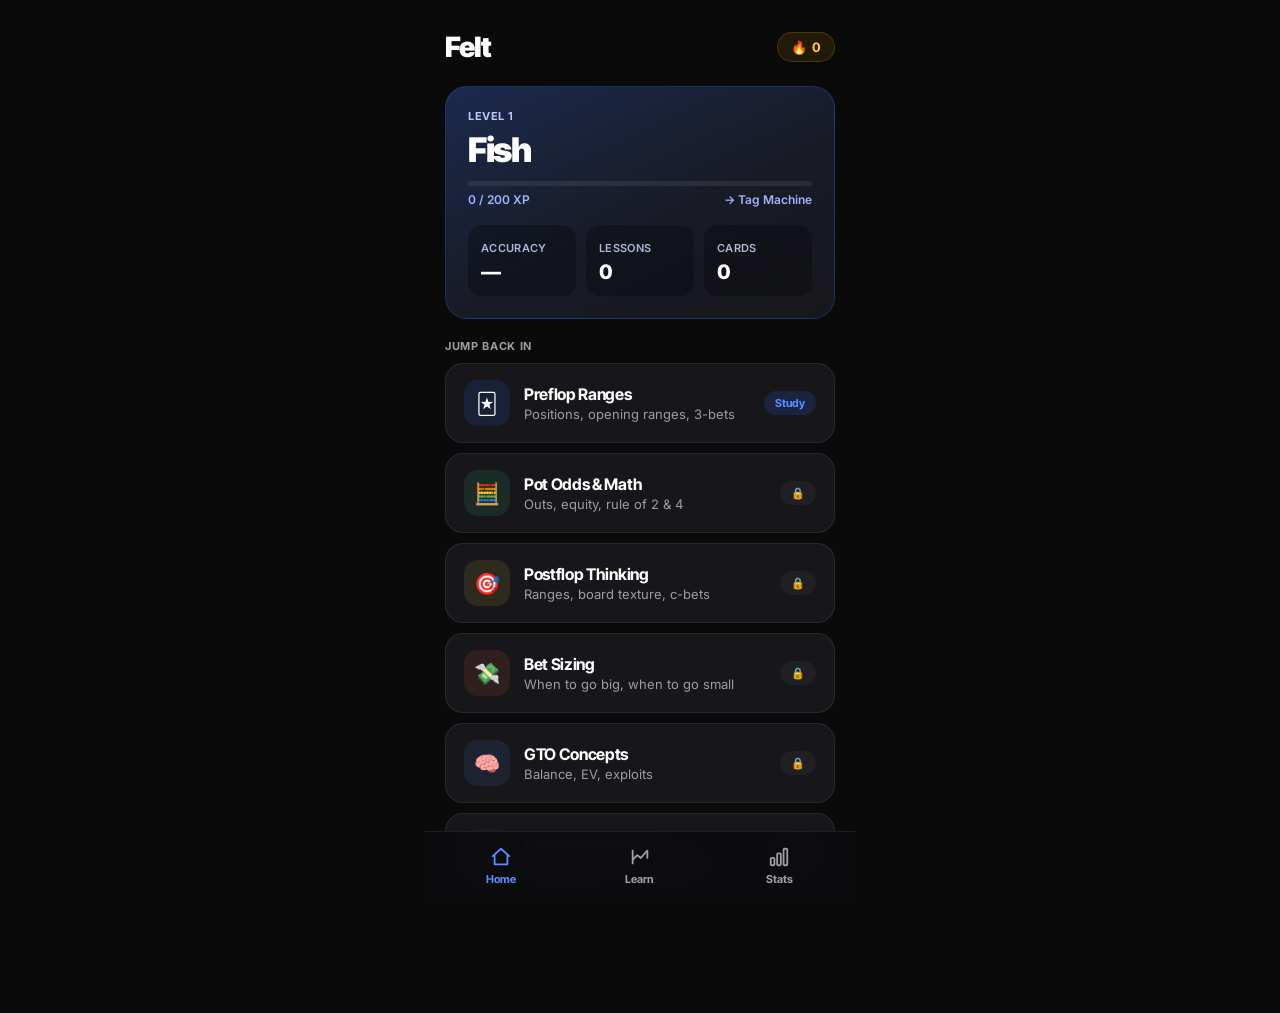
<file: index.html>
<!DOCTYPE html>
<html lang="en">
<head>
<meta charset="UTF-8">
<meta name="viewport" content="width=device-width, initial-scale=1.0, maximum-scale=1.0, user-scalable=no">
<meta name="theme-color" content="#08080C">
<meta name="apple-mobile-web-app-capable" content="yes">
<meta name="apple-mobile-web-app-status-bar-style" content="black-translucent">
<title>Felt — Poker Training</title>
<link rel="preconnect" href="https://fonts.googleapis.com">
<link href="https://fonts.googleapis.com/css2?family=Inter+Tight:wght@500;600;700;800;900&family=Inter:wght@400;500;600;700&display=swap" rel="stylesheet">
<style>
:root{
  --bg:#0A0A0A;--surface:#17171B;--surface2:#1F1F24;--field:#0E0E11;
  --line:#2A2A2C;--hairline:rgba(255,255,255,.08);
  --text:#FFFFFF;--dim:#9D9DA3;--faint:#5C5C63;
  --accent:#2F6BFF;--accent-hi:#5B8CFF;--accent-lo:#1E4FE0;
  --up:#3FD98B;--up-dim:rgba(63,217,139,.12);
  --down:#FF6B4A;--down-dim:rgba(255,107,74,.12);
  --amber:#FFC940;--amber-dim:rgba(255,201,64,.1);
  --display:'Inter Tight','Inter',system-ui,sans-serif;
  --sans:'Inter',system-ui,sans-serif;
}
*{box-sizing:border-box;-webkit-tap-highlight-color:transparent;margin:0;padding:0}
html,body{background:var(--bg);color:var(--text);font-family:var(--sans);min-height:100vh;font-size:15px}
body{max-width:430px;margin:0 auto}
/* screens controlled by .active class + screenIn keyframe below */
.screen{display:none;padding:20px 20px 110px}
.screen.active{display:block;animation:screenIn 180ms cubic-bezier(0.23,1,0.32,1) both}
@keyframes screenIn{from{opacity:0;transform:translateY(6px)}to{opacity:1;transform:translateY(0)}}

/* TABBAR */
.tabbar{position:fixed;left:50%;bottom:0;transform:translateX(-50%);width:100%;max-width:430px;
  z-index:40;display:flex;background:rgba(12,12,14,.96);backdrop-filter:blur(14px);
  border-top:1px solid var(--hairline);padding:8px 6px calc(8px + env(safe-area-inset-bottom))}
.tabbar button{flex:1;background:none;border:none;cursor:pointer;display:flex;flex-direction:column;
  align-items:center;gap:4px;padding:6px 0;color:var(--dim);font-family:var(--display);font-weight:700;font-size:11px}
.tabbar button.on{color:var(--accent-hi)}
.tabbar svg{width:22px;height:22px;stroke:currentColor;fill:none;stroke-width:2;stroke-linecap:round;stroke-linejoin:round}

/* TYPE */
.serif{font-family:var(--display);font-weight:900;letter-spacing:-.04em}
.num{font-family:var(--display);font-variant-numeric:tabular-nums;letter-spacing:-.02em}
.eyebrow{font-size:11px;letter-spacing:.05em;color:var(--dim);font-weight:700;text-transform:uppercase}

/* CARDS */
.card{background:var(--surface);border:1px solid var(--hairline);border-radius:22px;padding:20px}

/* PAGE HEADER */
.page-header{display:flex;align-items:center;justify-content:space-between;margin-bottom:22px;padding-top:10px}
.page-title{font-family:var(--display);font-size:28px;font-weight:900;letter-spacing:-.04em}

/* HERO */
.hero-card{padding:22px;border-radius:22px;
  background:linear-gradient(155deg,rgba(47,107,255,.22),rgba(47,107,255,.05) 55%,transparent 100%),var(--surface);
  border:1px solid rgba(47,107,255,.28);margin-bottom:14px}
.hero-eyebrow{font-size:11px;font-weight:700;letter-spacing:.05em;color:#B9C8FF;text-transform:uppercase;margin-bottom:10px;display:block}
.hero-level{font-family:var(--display);font-weight:900;font-size:34px;letter-spacing:-.04em;line-height:1;color:#fff;margin-bottom:14px}
.xp-bar{height:5px;background:rgba(255,255,255,.08);border-radius:99px;overflow:hidden;margin-bottom:6px}
.xp-fill{height:100%;background:var(--accent-hi);border-radius:99px;width:100%;transform-origin:left;transform:scaleX(0);transition:transform .6s cubic-bezier(0.23,1,0.32,1)}
.xp-meta{display:flex;justify-content:space-between;font-size:12px;color:#9FB4FF;font-weight:600}
.hero-sub{display:flex;gap:10px;margin-top:18px}
.hero-sub .s{flex:1;background:rgba(0,0,0,.28);border-radius:14px;padding:12px 13px}
.hero-sub .s span{font-size:11px;color:#AEB7D6;font-weight:600;text-transform:uppercase;letter-spacing:.03em}
.hero-sub .s b{display:block;font-family:var(--display);font-weight:800;font-size:20px;color:#fff;margin-top:4px;letter-spacing:-.02em}

/* LABELS */
.slabel{font-size:11px;font-weight:700;color:var(--dim);text-transform:uppercase;letter-spacing:.06em;margin:20px 0 10px}

/* MODULE ROWS */
.module-card{background:var(--surface);border:1px solid var(--hairline);border-radius:18px;
  padding:16px 18px;margin-bottom:10px;cursor:pointer;display:flex;align-items:center;gap:14px;
  transition:border-color 120ms ease-out}
.module-card:active{border-color:var(--accent)}
.mod-icon{width:46px;height:46px;border-radius:14px;display:flex;align-items:center;justify-content:center;font-size:21px;flex-shrink:0}
.mod-info{flex:1}
.mod-name{font-family:var(--display);font-size:16px;font-weight:700;letter-spacing:-.02em;margin-bottom:2px}
.mod-sub{font-size:13px;color:var(--dim)}
.mod-badge{font-size:11px;font-weight:700;padding:5px 11px;border-radius:99px;flex-shrink:0;font-family:var(--display)}
.badge-blue{background:rgba(47,107,255,.16);color:var(--accent-hi)}
.badge-green{background:var(--up-dim);color:var(--up)}
.badge-dim{background:var(--surface2);color:var(--dim)}
.badge-amber{background:var(--amber-dim);color:var(--amber)}

/* STREAK */
.streak-pill{display:flex;align-items:center;gap:5px;background:rgba(255,165,0,.1);
  border:1px solid rgba(255,165,0,.2);border-radius:99px;padding:6px 13px;
  font-size:13px;font-weight:700;color:var(--amber);font-family:var(--display)}

/* TOPIC PAGE */
.lesson-header{display:flex;align-items:center;gap:14px;padding-top:10px;padding-bottom:20px}
.back-btn{width:38px;height:38px;border-radius:12px;border:1px solid var(--line);background:var(--surface2);
  display:flex;align-items:center;justify-content:center;cursor:pointer;font-size:17px;flex-shrink:0;color:var(--text)}

/* LESSON PROSE */
.lesson-title{font-family:var(--display);font-size:26px;font-weight:900;letter-spacing:-.04em;margin-bottom:6px}
.lesson-tagline{font-size:14px;color:var(--dim);line-height:1.6;margin-bottom:22px}
.lesson-section{margin-bottom:24px}
.lesson-section h3{font-family:var(--display);font-size:17px;font-weight:800;letter-spacing:-.02em;margin-bottom:10px;color:var(--accent-hi)}
.lesson-body{font-size:15px;line-height:1.7;color:rgba(255,255,255,.85)}
.lesson-body p{margin-bottom:12px}
.lesson-body p:last-child{margin-bottom:0}
.lesson-body strong{color:#fff;font-weight:700}

/* CALLOUT */
.callout{border-radius:16px;padding:15px 17px;margin:12px 0;font-size:14px;line-height:1.65}
.callout-blue{background:rgba(47,107,255,.1);border:1px solid rgba(47,107,255,.25);color:#BDD0FF}
.callout-green{background:var(--up-dim);border:1px solid rgba(63,217,139,.25);color:#A7F3D0}
.callout-amber{background:var(--amber-dim);border:1px solid rgba(255,201,64,.2);color:#FDE68A}
.callout-red{background:var(--down-dim);border:1px solid rgba(255,107,74,.25);color:#FECACA}
.callout strong{color:inherit;font-weight:700}

/* FORMULA */
.formula{background:var(--field);border:1px solid var(--line);border-radius:14px;padding:16px 18px;
  font-family:var(--display);font-size:17px;font-weight:700;color:var(--accent-hi);text-align:center;
  letter-spacing:-.02em;margin:12px 0;line-height:1.5}
.formula small{display:block;font-size:12px;color:var(--dim);font-family:var(--sans);font-weight:500;margin-top:6px;letter-spacing:0}

/* EXAMPLE */
.hand-example{background:var(--surface2);border-radius:16px;padding:16px 18px;margin:12px 0}
.hand-example .he-label{font-size:11px;font-weight:700;text-transform:uppercase;letter-spacing:.05em;color:var(--dim);margin-bottom:10px}
.hand-example .he-row{display:flex;justify-content:space-between;align-items:baseline;font-size:14px;padding:6px 0;border-bottom:1px solid var(--hairline)}
.hand-example .he-row:last-of-type{border-bottom:none}
.hand-example .he-row span{color:var(--dim)}
.hand-example .he-row strong{font-family:var(--display);font-weight:700;color:var(--text)}
.hand-example .he-result{margin-top:12px;font-size:14px;font-weight:600;color:var(--up);padding-top:10px;border-top:1px solid var(--hairline)}
.hand-example .he-result.bad{color:var(--down)}

/* TABLE */
.ptable{width:100%;border-collapse:collapse;margin:12px 0;font-size:13px}
.ptable th{text-align:left;padding:8px 10px;font-size:11px;font-weight:700;text-transform:uppercase;
  letter-spacing:.04em;color:var(--dim);border-bottom:1px solid var(--hairline)}
.ptable td{padding:10px 10px;border-bottom:1px solid rgba(255,255,255,.04);vertical-align:top;line-height:1.5;font-size:13px}
.ptable tr:last-child td{border-bottom:none}
.ptable .pos-name{font-family:var(--display);font-weight:700;font-size:14px}
.pbadge{display:inline-block;padding:2px 8px;border-radius:99px;font-size:11px;font-weight:700;font-family:var(--display)}
.pb-tight{background:rgba(47,107,255,.15);color:var(--accent-hi)}
.pb-med{background:rgba(255,201,64,.12);color:var(--amber)}
.pb-wide{background:var(--up-dim);color:var(--up)}

/* RANGE HANDS */
.range-visual{background:var(--field);border-radius:14px;padding:15px;margin:12px 0}
.range-visual .rv-title{font-size:11px;font-weight:700;text-transform:uppercase;letter-spacing:.05em;color:var(--dim);margin-bottom:10px}
.range-hands{display:flex;flex-wrap:wrap;gap:5px}
.rh{padding:3px 8px;border-radius:7px;font-family:var(--display);font-size:12px;font-weight:700}
.rh-open{background:rgba(47,107,255,.2);color:var(--accent-hi)}
.rh-call{background:var(--up-dim);color:var(--up)}
.rh-fold{background:var(--surface2);color:var(--faint);text-decoration:line-through}

/* DIVIDER */
.section-divider{height:1px;background:var(--hairline);margin:4px 0 24px}

/* QUIZ */
.prog-wrap{flex:1}
.prog-bar{height:5px;background:var(--surface2);border-radius:99px;overflow:hidden}
.prog-fill{height:100%;background:var(--up);border-radius:99px;width:100%;transform-origin:left;transform:scaleX(0);transition:transform .35s cubic-bezier(0.23,1,0.32,1)}
.prog-count{font-size:11px;color:var(--faint);margin-top:4px;text-align:right;font-weight:600}
.quiz-tag{font-size:11px;font-weight:700;text-transform:uppercase;letter-spacing:.05em;color:var(--dim);margin-bottom:14px;display:block}
.quiz-q{font-family:var(--display);font-size:21px;font-weight:800;letter-spacing:-.03em;line-height:1.3;margin-bottom:6px}
.quiz-sub{font-size:14px;color:var(--dim);margin-bottom:18px;line-height:1.55}
.pos-tag{display:inline-flex;align-items:center;gap:5px;background:var(--surface2);border:1px solid var(--line);
  border-radius:10px;padding:5px 11px;font-size:12px;font-weight:700;font-family:var(--display);margin-bottom:14px}
.scenario-box{background:var(--field);border:1px solid var(--line);border-radius:14px;padding:14px 16px;
  font-size:14px;color:var(--dim);line-height:1.6;margin-bottom:18px}
.options{display:flex;flex-direction:column;gap:9px}
/* opt-btn base + active defined below with transitions */
.opt-btn.correct{border-color:var(--up);background:var(--up-dim);color:var(--up)}
.opt-btn.wrong{border-color:var(--down);background:var(--down-dim);color:var(--down)}
.opt-btn.reveal{border-color:var(--up);background:rgba(63,217,139,.07);color:var(--up)}
.opt-letter{width:28px;height:28px;border-radius:8px;background:var(--surface2);
  display:flex;align-items:center;justify-content:center;font-size:12px;font-weight:700;color:var(--dim);flex-shrink:0;font-family:var(--display)}
.feedback{margin-top:14px;padding:14px 16px;border-radius:14px;display:none}
.feedback.correct{background:var(--up-dim);border:1px solid rgba(63,217,139,.3);display:block}
.feedback.wrong{background:var(--down-dim);border:1px solid rgba(255,107,74,.3);display:block}
.fb-title{font-size:14px;font-weight:700;margin-bottom:3px;font-family:var(--display)}
.fb-title.correct{color:var(--up)}
.fb-title.wrong{color:var(--down)}
.fb-body{font-size:13px;color:var(--dim);line-height:1.55}

/* FLASHCARD */
.fc-wrap{perspective:1000px;margin-bottom:18px}
.fc{width:100%;min-height:200px;position:relative;transform-style:preserve-3d;transition:transform 340ms cubic-bezier(0.23,1,0.32,1);cursor:pointer}
.fc.flipped{transform:rotateY(180deg)}
.fc-face{position:absolute;width:100%;min-height:200px;backface-visibility:hidden;border-radius:20px;
  padding:28px 22px;display:flex;flex-direction:column;align-items:center;justify-content:center;
  text-align:center;border:1px solid var(--hairline);background:var(--surface)}
.fc-back{transform:rotateY(180deg);background:var(--surface2);border-color:rgba(63,217,139,.2)}
.fc-lbl{font-size:11px;font-weight:700;text-transform:uppercase;letter-spacing:.05em;color:var(--faint);margin-bottom:10px}
.fc-content{font-family:var(--display);font-size:18px;font-weight:700;line-height:1.4;letter-spacing:-.02em}
.fc-hint{font-size:12px;color:var(--faint);margin-top:14px}
.fc-back .fc-content{color:var(--up)}
.fc-nav{display:flex;gap:10px}

/* RESULT */
.result-wrap{text-align:center;padding:36px 0 0}
.result-emoji{font-size:64px;margin-bottom:14px}
.result-title{font-family:var(--display);font-size:30px;font-weight:900;letter-spacing:-.04em;margin-bottom:6px}
.result-sub{font-size:15px;color:var(--dim);margin-bottom:26px}
.result-grid{display:grid;grid-template-columns:1fr 1fr 1fr;gap:10px;margin-bottom:22px}
.result-stat{background:var(--surface);border:1px solid var(--hairline);border-radius:18px;padding:16px 10px;text-align:center}
.result-num{font-family:var(--display);font-size:24px;font-weight:900;letter-spacing:-.03em}
.result-lbl{font-size:11px;color:var(--dim);margin-top:3px;font-weight:600;text-transform:uppercase;letter-spacing:.03em}

/* LEARN GRID */
.topic-grid{display:grid;grid-template-columns:1fr 1fr;gap:10px}
.topic-card{background:var(--surface);border:1px solid var(--hairline);border-radius:18px;padding:18px 16px;cursor:pointer;transition:border-color 120ms ease-out}
.topic-card:active{border-color:var(--accent)}
.topic-emoji{font-size:26px;margin-bottom:8px}
.topic-name{font-family:var(--display);font-size:15px;font-weight:700;letter-spacing:-.02em;margin-bottom:2px}
.topic-count{font-size:12px;color:var(--dim)}
.topic-bar-wrap{height:3px;background:var(--surface2);border-radius:99px;margin-top:12px;overflow:hidden}
.topic-bar{height:100%;background:var(--accent-hi);border-radius:99px}

/* STATS */
.acc-ring{position:relative;width:130px;height:130px;margin:0 auto 6px}
.acc-ring svg{transform:rotate(-90deg)}
.acc-center{position:absolute;top:50%;left:50%;transform:translate(-50%,-50%);text-align:center}
.acc-pct{font-family:var(--display);font-size:28px;font-weight:900;letter-spacing:-.04em}
.acc-lbl{font-size:10px;color:var(--dim);font-weight:700;text-transform:uppercase;letter-spacing:.04em}
.brow{display:flex;justify-content:space-between;align-items:center;padding:13px 0}
.brow+.brow{border-top:1px solid var(--hairline)}
.brow-name{font-size:14px;font-weight:600}
.brow-right{display:flex;align-items:center;gap:10px}
.mini-bar{width:80px;height:4px;background:var(--surface2);border-radius:99px;overflow:hidden}
.mini-fill{height:100%;background:var(--up);border-radius:99px}
.brow-pct{font-family:var(--display);font-size:13px;font-weight:700;width:34px;text-align:right}
.cal-grid{display:grid;grid-template-columns:repeat(7,1fr);gap:5px;text-align:center}
.cal-day-lbl{font-size:10px;color:var(--faint);font-weight:700;padding-bottom:4px}
.cal-day{aspect-ratio:1;border-radius:6px;background:var(--surface2)}
.cal-day.filled{background:var(--accent)}
.cal-day.today{box-shadow:0 0 0 2px var(--accent-hi)}

/* BUTTONS */
.btn{display:block;width:100%;border:none;border-radius:99px;padding:19px 22px;cursor:pointer;
  font-size:17px;font-weight:800;font-family:var(--display);letter-spacing:-.01em;color:#fff;
  background:var(--accent);margin-top:14px;
  transition:opacity 100ms ease-out,transform 100ms ease-out}
.btn:active{opacity:.82;transform:scale(0.98)}
.btn-up{background:var(--up);color:#06140C}
.btn-ghost{background:var(--surface2);color:var(--text);border:none;border-radius:99px;
  padding:17px 22px;font-size:16px;font-weight:800;font-family:var(--display);cursor:pointer;
  display:block;width:100%;margin-top:10px;
  transition:opacity 100ms ease-out,transform 100ms ease-out}
.btn-ghost:active{opacity:.75;transform:scale(0.98)}

/* SOURCE NOTE */
.source-note{font-size:11px;color:var(--faint);margin-top:20px;line-height:1.5;text-align:center;padding:0 10px}

/* XP POPUP — fix: was transition:all, now explicit props only */
.xp-overlay{position:fixed;inset:0;background:rgba(0,0,0,.5);z-index:150;opacity:0;pointer-events:none;
  transition:opacity 250ms ease-out}
.xp-overlay.show{opacity:1}
.xp-popup{position:fixed;top:50%;left:50%;transform:translate(-50%,-50%) scale(.85);
  background:var(--surface);border:2px solid var(--up);border-radius:22px;padding:28px 40px;
  text-align:center;z-index:200;opacity:0;pointer-events:none;
  transition:opacity 250ms ease-out,transform 300ms cubic-bezier(0.34,1.56,0.64,1)}
.xp-popup.show{opacity:1;transform:translate(-50%,-50%) scale(1)}
.xp-num{font-family:var(--display);font-size:52px;font-weight:900;letter-spacing:-.05em;color:var(--up)}
.xp-lbl{font-size:14px;color:var(--dim);font-weight:600;margin-top:2px}

/* TOAST — fix: add strong ease-out curve to transform */
.toast{position:fixed;bottom:96px;left:50%;transform:translateX(-50%) translateY(20px);
  opacity:0;pointer-events:none;
  transition:opacity 200ms ease-out,transform 220ms cubic-bezier(0.23,1,0.32,1);
  background:var(--up);color:#06140C;font-family:var(--display);font-weight:800;font-size:14px;
  padding:13px 22px;border-radius:99px;z-index:300;white-space:nowrap}
.toast.show{opacity:1;transform:translateX(-50%) translateY(0)}

/* OPT BTN — add transition so active state feels responsive */
.opt-btn{width:100%;padding:15px 17px;border:1.5px solid var(--line);border-radius:14px;
  background:var(--surface);cursor:pointer;display:flex;align-items:center;gap:12px;
  font-size:14px;font-weight:600;color:var(--text);text-align:left;font-family:var(--sans);
  transition:border-color 120ms ease-out,background 120ms ease-out}
.opt-btn:active{border-color:var(--accent);transform:scale(0.99)}

/* PREFERS-REDUCED-MOTION — honour system preference */
@media (prefers-reduced-motion: reduce){
  *,*::before,*::after{
    animation-duration:.01ms !important;
    animation-iteration-count:1 !important;
    transition-duration:.01ms !important;
  }
}
</style>
</head>
<body>
<div class="xp-overlay" id="overlay"></div>
<div class="xp-popup" id="xpPopup"><div class="xp-num" id="xpNum">+10</div><div class="xp-lbl">XP earned</div></div>
<div class="toast" id="toast"></div>

<!-- HOME -->
<div class="screen active" id="screen-home">
  <div class="page-header">
    <div class="page-title serif">Felt</div>
    <div class="streak-pill">🔥 <span id="streakVal">3</span></div>
  </div>
  <div class="hero-card">
    <span class="hero-eyebrow">Level 2</span>
    <div class="hero-level">Calling Station</div>
    <div class="xp-bar"><div class="xp-fill" id="xpFill"></div></div>
    <div class="xp-meta"><span id="xpDisplay">240 / 500 XP</span><span>→ Tag Machine</span></div>
    <div class="hero-sub">
      <div class="s"><span>Accuracy</span><b id="hAcc">71%</b></div>
      <div class="s"><span>Lessons</span><b id="hLessons">12</b></div>
      <div class="s"><span>Cards</span><b id="hCards">28</b></div>
    </div>
  </div>
  <div class="slabel">Jump back in</div>
  <div class="module-card" onclick="openTopic('preflop')">
    <div class="mod-icon" style="background:rgba(47,107,255,.12)">🃏</div>
    <div class="mod-info"><div class="mod-name">Preflop Ranges</div><div class="mod-sub">Positions, opening ranges, 3-bets</div></div>
    <div class="mod-badge badge-blue" id="badge-preflop">Study</div>
  </div>
  <div class="module-card" onclick="openTopic('potodds')">
    <div class="mod-icon" style="background:rgba(63,217,139,.1)">🧮</div>
    <div class="mod-info"><div class="mod-name">Pot Odds & Math</div><div class="mod-sub">Outs, equity, rule of 2 & 4</div></div>
    <div class="mod-badge badge-green" id="badge-potodds">Study</div>
  </div>
  <div class="module-card" onclick="openTopic('postflop')">
    <div class="mod-icon" style="background:rgba(255,201,64,.1)">🎯</div>
    <div class="mod-info"><div class="mod-name">Postflop Thinking</div><div class="mod-sub">Ranges, board texture, c-bets</div></div>
    <div class="mod-badge badge-amber" id="badge-postflop">Study</div>
  </div>
  <div class="module-card" onclick="openTopic('betsize')">
    <div class="mod-icon" style="background:rgba(255,107,74,.1)">💸</div>
    <div class="mod-info"><div class="mod-name">Bet Sizing</div><div class="mod-sub">When to go big, when to go small</div></div>
    <div class="mod-badge badge-dim" id="badge-betsize">Study</div>
  </div>
  <div class="module-card" onclick="openTopic('gto')">
    <div class="mod-icon" style="background:rgba(91,140,255,.1)">🧠</div>
    <div class="mod-info"><div class="mod-name">GTO Concepts</div><div class="mod-sub">Balance, EV, exploits</div></div>
    <div class="mod-badge badge-dim" id="badge-gto">Study</div>
  </div>
  <div class="module-card" onclick="openTopic('spotmistake')">
    <div class="mod-icon" style="background:rgba(63,217,139,.08)">🔍</div>
    <div class="mod-info"><div class="mod-name">Spot the Mistake</div><div class="mod-sub">Find the error in real hands</div></div>
    <div class="mod-badge badge-dim" id="badge-spotmistake">Drill</div>
  </div>
</div>

<!-- TOPIC -->
<div class="screen" id="screen-topic">
  <div class="lesson-header">
    <button class="back-btn" onclick="goLearn()">←</button>
    <div style="flex:1"><div class="eyebrow" id="topicEyebrow"></div></div>
  </div>
  <div id="topicContent"></div>
</div>

<!-- QUIZ -->
<div class="screen" id="screen-quiz">
  <div class="lesson-header">
    <button class="back-btn" onclick="exitQuiz()">←</button>
    <div class="prog-wrap">
      <div class="prog-bar"><div class="prog-fill" id="progFill"></div></div>
      <div class="prog-count" id="progCount">0 / 5</div>
    </div>
  </div>
  <div id="quizContent"></div>
</div>

<!-- RESULT -->
<div class="screen" id="screen-result">
  <div class="result-wrap">
    <div class="result-emoji" id="resEmoji">🎉</div>
    <div class="result-title serif" id="resTitle">Solid session</div>
    <div class="result-sub" id="resSub">4 of 5 correct</div>
    <div class="result-grid">
      <div class="result-stat"><div class="result-num" id="resXP" style="color:var(--up)">+30</div><div class="result-lbl">XP</div></div>
      <div class="result-stat"><div class="result-num" id="resAcc">80%</div><div class="result-lbl">Accuracy</div></div>
      <div class="result-stat"><div class="result-num" id="resTime">1:42</div><div class="result-lbl">Time</div></div>
    </div>
    <button class="btn btn-up" onclick="goHome()">Back to home</button>
    <button class="btn-ghost" id="drillAgainBtn">Drill again</button>
  </div>
</div>

<!-- LEARN -->
<div class="screen" id="screen-learn">
  <div class="page-header"><div class="page-title serif">Learn</div></div>
  <div class="slabel" style="margin-top:0">All topics</div>
  <div class="topic-grid" id="learnGrid"></div>
</div>

<!-- STATS -->
<div class="screen" id="screen-stats">
  <div class="page-header"><div class="page-title serif">Stats</div></div>
  <div class="card" style="margin-bottom:12px">
    <div style="display:flex;align-items:center;gap:20px">
      <div class="acc-ring">
        <svg width="130" height="130" viewBox="0 0 130 130">
          <circle cx="65" cy="65" r="55" fill="none" stroke="rgba(255,255,255,.06)" stroke-width="10"/>
          <circle cx="65" cy="65" r="55" fill="none" stroke="#2F6BFF" stroke-width="10" stroke-dasharray="345.4" stroke-dashoffset="100" stroke-linecap="round"/>
        </svg>
        <div class="acc-center"><div class="acc-pct">71%</div><div class="acc-lbl">Accuracy</div></div>
      </div>
      <div style="flex:1">
        <div style="font-size:12px;color:var(--dim);font-weight:600;margin-bottom:4px">Total quizzes</div>
        <div class="num" style="font-size:30px;font-weight:900;margin-bottom:12px">89</div>
        <div style="font-size:12px;color:var(--dim);font-weight:600;margin-bottom:4px">Correct</div>
        <div class="num" style="font-size:30px;font-weight:900;color:var(--up)">63</div>
      </div>
    </div>
  </div>
  <div class="slabel">By topic</div>
  <div class="card" style="padding:8px 20px;margin-bottom:12px">
    <div class="brow"><div class="brow-name">Preflop Ranges</div><div class="brow-right"><div class="mini-bar"><div class="mini-fill" style="width:82%"></div></div><div class="brow-pct">82%</div></div></div>
    <div class="brow"><div class="brow-name">Pot Odds</div><div class="brow-right"><div class="mini-bar"><div class="mini-fill" style="width:68%"></div></div><div class="brow-pct">68%</div></div></div>
    <div class="brow"><div class="brow-name">Postflop Thinking</div><div class="brow-right"><div class="mini-bar"><div class="mini-fill" style="width:0%"></div></div><div class="brow-pct" style="color:var(--faint)">—</div></div></div>
    <div class="brow"><div class="brow-name">Bet Sizing</div><div class="brow-right"><div class="mini-bar"><div class="mini-fill" style="width:0%"></div></div><div class="brow-pct" style="color:var(--faint)">—</div></div></div>
    <div class="brow"><div class="brow-name">GTO Concepts</div><div class="brow-right"><div class="mini-bar"><div class="mini-fill" style="width:0%"></div></div><div class="brow-pct" style="color:var(--faint)">—</div></div></div>
    <div class="brow"><div class="brow-name">Spot the Mistake</div><div class="brow-right"><div class="mini-bar"><div class="mini-fill" style="width:60%"></div></div><div class="brow-pct">60%</div></div></div>
  </div>
  <div class="slabel">Streak calendar</div>
  <div class="card">
    <div class="cal-grid">
      <div class="cal-day-lbl">M</div><div class="cal-day-lbl">T</div><div class="cal-day-lbl">W</div><div class="cal-day-lbl">T</div><div class="cal-day-lbl">F</div><div class="cal-day-lbl">S</div><div class="cal-day-lbl">S</div>
      <div class="cal-day filled"></div><div class="cal-day filled"></div><div class="cal-day filled"></div><div class="cal-day filled"></div><div class="cal-day"></div><div class="cal-day"></div><div class="cal-day"></div>
      <div class="cal-day"></div><div class="cal-day filled"></div><div class="cal-day filled"></div><div class="cal-day filled"></div><div class="cal-day filled"></div><div class="cal-day filled"></div><div class="cal-day"></div>
      <div class="cal-day"></div><div class="cal-day"></div><div class="cal-day filled"></div><div class="cal-day filled today"></div><div class="cal-day filled"></div><div class="cal-day"></div><div class="cal-day"></div>
      <div class="cal-day"></div><div class="cal-day"></div><div class="cal-day"></div><div class="cal-day"></div><div class="cal-day"></div><div class="cal-day"></div><div class="cal-day"></div>
    </div>
  </div>
</div>

<!-- NAV -->
<nav class="tabbar">
  <button class="on" id="nav-home" onclick="switchScreen('home')">
    <svg viewBox="0 0 24 24"><path d="M3 11l9-8 9 8"/><path d="M5 10v10h14V10"/></svg>Home
  </button>
  <button id="nav-learn" onclick="switchScreen('learn')">
    <svg viewBox="0 0 24 24"><path d="M4 19V5"/><path d="M4 15l5-5 4 3 6-7"/><path d="M20 5v8"/></svg>Learn
  </button>
  <button id="nav-stats" onclick="switchScreen('stats')">
    <svg viewBox="0 0 24 24"><rect x="3" y="13" width="4" height="8" rx="1"/><rect x="10" y="8" width="4" height="13" rx="1"/><rect x="17" y="3" width="4" height="18" rx="1"/></svg>Stats
  </button>
</nav>

<script>
// ─────────────────────────────────────────────
// PERSISTENCE — localStorage
// ─────────────────────────────────────────────
const SAVE_KEY = 'felt_v1';
const TOPIC_ORDER = ['preflop','potodds','postflop','betsize','gto','spotmistake'];

function defaultState(){
  return {
    xp: 0,
    totalLessons: 0,
    streak: 0,
    lastPlayedDate: null,         // 'YYYY-MM-DD'
    unlockedTopics: ['preflop'],  // daily unlock path
    completedTopics: {},          // {topicKey: highScore%}
    wrongQuestions: {},           // {quizKey: [questionIndex,...]} spaced repetition
    quizHistory: {},              // {quizKey: [{date,acc},...]}
  };
}

function saveState(s){ try{ localStorage.setItem(SAVE_KEY, JSON.stringify(s)); }catch(e){} }
function loadState(){
  try{
    const raw = localStorage.getItem(SAVE_KEY);
    if(raw){ const s=JSON.parse(raw); return {...defaultState(),...s}; }
  }catch(e){}
  return defaultState();
}

let S = loadState();
// Migrate old users who might have no state
if(!S.unlockedTopics) S.unlockedTopics=['preflop'];

// ─────────────────────────────────────────────
// STREAK logic
// ─────────────────────────────────────────────
function todayStr(){ return new Date().toISOString().slice(0,10); }

function touchStreak(){
  const today = todayStr();
  if(S.lastPlayedDate === today) return; // already played today
  const yesterday = new Date(Date.now()-86400000).toISOString().slice(0,10);
  if(S.lastPlayedDate === yesterday) S.streak = (S.streak||0)+1;
  else if(S.lastPlayedDate !== today) S.streak = 1;
  S.lastPlayedDate = today;
  saveState(S);
}

// ─────────────────────────────────────────────
// DAILY UNLOCK — complete a topic to unlock the next
// ─────────────────────────────────────────────
function unlockNext(topicKey){
  const idx = TOPIC_ORDER.indexOf(topicKey);
  if(idx >= 0 && idx < TOPIC_ORDER.length-1){
    const next = TOPIC_ORDER[idx+1];
    if(!S.unlockedTopics.includes(next)){
      S.unlockedTopics.push(next);
      return next; // return newly unlocked key for toast
    }
  }
  return null;
}

function isUnlocked(key){ return S.unlockedTopics.includes(key); }

// Legacy compat shim — these vars referenced later
let xp=S.xp, totalLessons=S.totalLessons;
let currentTopic=null, currentQuiz=null, currentQ=0, correctCount=0, answered=false, quizStart=null;
let srPool = []; // spaced repetition question pool for current quiz session

// ─────────────────────────────────────────────
// TOPIC CONTENT  (sourced from PokerCoaching.com / Jonathan Little,
//                 Upswing Poker / Doug Polk, GTO Wizard / tombos21,
//                 SplitSuit Poker, Daniel Negreanu MasterClass)
// ─────────────────────────────────────────────
const topics = {

/* ══════════════════════════════════════════════
   PREFLOP RANGES
   Source: PokerCoaching Implementable GTO Charts (Jonathan Little),
           Pokerati GTO Cash Game Charts, SplitSuit Poker position guide
══════════════════════════════════════════════ */
preflop:{
  eyebrow:'Preflop',
  title:'Preflop Ranges',
  tagline:'Getting preflop right is the single biggest lever on your win rate. Every postflop decision is easier when you start with the right hand.',
  quizKey:'preflop',
  sections:[
    {
      h:'Why position is the most important factor',
      body:`<p>In No-Limit Hold'em, <strong>where you sit relative to the dealer button matters more than the cards you hold.</strong> Acting last on every postflop street gives you information your opponents don't have — and that information is worth money.</p>
<p>The earlier you act, the tighter you play. The later you act, the wider you can profitably open.</p>`,
      extra:`<table class="ptable">
<thead><tr><th>Position</th><th>Abbrev</th><th>Open range (100BB, 6-max)</th></tr></thead>
<tbody>
<tr><td class="pos-name">Under the Gun</td><td>UTG</td><td><span class="pbadge pb-tight">~14%</span> 77+, ATs+, KQs, AJo+, KQo</td></tr>
<tr><td class="pos-name">Hijack</td><td>HJ</td><td><span class="pbadge pb-tight">~18%</span> 66+, A9s+, KJs+, QJs, ATo+</td></tr>
<tr><td class="pos-name">Cutoff</td><td>CO</td><td><span class="pbadge pb-med">~27%</span> 44+, A5s+, KTs+, QTs+, JTs</td></tr>
<tr><td class="pos-name">Button</td><td>BTN</td><td><span class="pbadge pb-wide">~42%</span> All pairs, Ax suited, broadways, suited connectors</td></tr>
<tr><td class="pos-name">Small Blind</td><td>SB</td><td><span class="pbadge pb-tight">Raise or fold</span> Do not limp from SB</td></tr>
<tr><td class="pos-name">Big Blind</td><td>BB</td><td><span class="pbadge pb-med">Defend wide</span> Already invested — call or 3-bet</td></tr>
</tbody></table>
<div class="callout callout-blue"><strong>Key rule from Jonathan Little (PokerCoaching.com):</strong> "Preflop is where most mistakes happen. Get this street right and every decision that follows becomes significantly more manageable."</div>`
    },
    {
      h:'What hands to open — and why',
      body:`<p>A <strong>hand range</strong> is the collection of hands you play in a given situation. Two things determine whether a hand is in your range: <strong>equity</strong> (raw winning chance) and <strong>playability</strong> (how well it performs over multiple streets).</p>
<p>Suited hands are stronger than they look. A♠5♠ plays much better than A♥5♦ because it can make the nut flush — a huge pot-winner when it gets there. Suited hands also flop more draws, giving you more ways to barrel and win without showdown.</p>`,
      extra:`<div class="range-visual">
<div class="rv-title">UTG opens — tight. ~14% of hands</div>
<div class="range-hands">
<span class="rh rh-open">AA</span><span class="rh rh-open">KK</span><span class="rh rh-open">QQ</span><span class="rh rh-open">JJ</span><span class="rh rh-open">TT</span><span class="rh rh-open">99</span><span class="rh rh-open">88</span><span class="rh rh-open">77</span>
<span class="rh rh-open">AKs</span><span class="rh rh-open">AQs</span><span class="rh rh-open">AJs</span><span class="rh rh-open">ATs</span><span class="rh rh-open">KQs</span><span class="rh rh-open">QJs</span><span class="rh rh-open">JTs</span>
<span class="rh rh-open">AKo</span><span class="rh rh-open">AQo</span><span class="rh rh-open">AJo</span>
<span class="rh rh-fold">72o ✕</span><span class="rh rh-fold">94o ✕</span><span class="rh rh-fold">J4o ✕</span>
</div></div>
<div class="range-visual" style="margin-top:10px">
<div class="rv-title">BTN opens — wide. ~42% of hands</div>
<div class="range-hands">
<span class="rh rh-open">All pairs</span><span class="rh rh-open">All Axs</span><span class="rh rh-open">All broadways</span><span class="rh rh-open">87s+</span><span class="rh rh-open">76s+</span><span class="rh rh-open">65s</span><span class="rh rh-open">KTo+</span><span class="rh rh-open">QTo+</span><span class="rh rh-open">JTo</span>
<span class="rh rh-fold">72o ✕</span><span class="rh rh-fold">83o ✕</span><span class="rh rh-fold">T4o ✕</span>
</div></div>
<div class="callout callout-amber"><strong>Remember:</strong> These ranges assume you are the first person to enter the pot. If someone has already raised, the situation changes completely — you are now facing a raise, not opening.</div>`
    },
    {
      h:'The 3-bet: re-raising before the flop',
      body:`<p>When someone raises and you re-raise, that's a <strong>3-bet</strong>. A balanced 3-bet range contains two types of hands:</p>
<p><strong>1. Value hands</strong> — premium hands you want to build a big pot with (AA, KK, QQ, JJ, AKs, AKo).</p>
<p><strong>2. Bluff hands (with blockers)</strong> — hands too weak to call profitably, but which benefit from fold equity and have an Ace or King that "blocks" villain's strongest holdings.</p>`,
      extra:`<div class="hand-example">
<div class="he-label">Why A♠5♦ is a great 3-bet bluff from the BB</div>
<div class="he-row"><span>Blocker</span><strong>Your Ace reduces combos of AA and AK in villain's range</strong></div>
<div class="he-row"><span>Fold equity</span><strong>Villain folds often — you win the pot without showdown</strong></div>
<div class="he-row"><span>Equity if called</span><strong>~40% vs most BTN opening ranges (suited version)</strong></div>
<div class="he-result">A5s 3-bet > A5s call OOP. Calling puts you out of position with a weak hand and no initiative.</div>
</div>
<div class="callout callout-blue"><strong>Standard 3-bet sizing:</strong> In position: 3x the open. Out of position: 3.5–4x the open. Bigger OOP to compensate for positional disadvantage. Source: PokerCoaching.com implementable GTO charts.</div>`
    },
    {
      h:'The Big Blind: your special position',
      body:`<p>The BB is unique. You've already invested 1BB, so you're getting a discount on all calls. <strong>This means you should defend wider than any other position</strong> — but only when you have the right hand for it.</p>
<p>Against a BTN steal, the BB should defend about 50–55% of hands (call or 3-bet). Against an UTG open, much tighter — maybe 15–20%.</p>`,
      extra:`<div class="callout callout-green"><strong>BB defence principle:</strong> The wider villain's opening range, the wider you defend. A BTN opener plays ~42% of hands — many are weak, so you can call with middling holdings. An UTG opener plays ~14% — tighten up against that strength.</div>
<div class="callout callout-red"><strong>Never limp from the Small Blind.</strong> Limping SB gives away information, creates a multiway pot where your hand loses value, and surrenders initiative. Raise or fold — the SB is the worst position in poker and you need to maximise every edge you can.</div>`
    },
    {
      h:'Core rules to internalise',
      body:``,
      extra:`<div class="callout callout-green"><strong>✓ Play tight UTG, wide on the BTN.</strong> Position determines your range more than card strength.</div>
<div class="callout callout-green"><strong>✓ Always raise, never limp.</strong> Raising with strong hands builds the pot, charges draws, and establishes you as the aggressor.</div>
<div class="callout callout-amber"><strong>⚠ Suited hands are worth more than you think.</strong> A♠5♠ is a strong 3-bet bluff. A♥5♦ is a marginal call at best.</div>
<div class="callout callout-red"><strong>✗ Do not play from out of position without a plan.</strong> OOP you act first on every street — a massive disadvantage that erases the value of marginal hands.</div>
<div class="source-note">Content sourced from: Jonathan Little / PokerCoaching.com Implementable GTO Charts · Pokerati GTO Cash Game Charts · SplitSuit Poker Position Guide</div>`
    }
  ]
},

/* ══════════════════════════════════════════════
   POT ODDS & MATH
   Source: Multiple GTO resources — pot odds math is standard
           poker theory, verified against PokerCoaching & Upswing
══════════════════════════════════════════════ */
potodds:{
  eyebrow:'Math',
  title:'Pot Odds & Math',
  tagline:'The simplest and most powerful math concept in poker. Learn this once and you will use it every single session.',
  quizKey:'potodds',
  sections:[
    {
      h:'What are pot odds?',
      body:`<p>Pot odds answer one question: <strong>how much am I risking compared to how much I can win?</strong> They give you the minimum equity (chance of winning) you need to call a bet profitably.</p>
<p>If your equity is higher than the pot odds require, call. If lower, fold. That's the whole framework.</p>`,
      extra:`<div class="formula">Pot Odds % = Call ÷ (Pot + Call)<small>This is the minimum equity you need to break even on the call</small></div>
<div class="hand-example">
<div class="he-label">Example: Pot is 100. Villain bets 50.</div>
<div class="he-row"><span>You call</span><strong>50</strong></div>
<div class="he-row"><span>Total pot if you call</span><strong>100 + 50 + 50 = 200</strong></div>
<div class="he-row"><span>Pot odds needed</span><strong>50 ÷ 200 = 25%</strong></div>
<div class="he-result">If your hand wins more than 25% of the time, calling is +EV (profitable long-term).</div>
</div>`
    },
    {
      h:'Memorise these common bet sizes',
      body:`<p>You will see the same bet sizes repeatedly. Memorise this table and you will never need to calculate at the table again.</p>`,
      extra:`<table class="ptable">
<thead><tr><th>Villain bets</th><th>Total pot</th><th>Equity needed to call</th></tr></thead>
<tbody>
<tr><td>¼ pot (25%)</td><td>2.25x your call</td><td><strong>17%</strong></td></tr>
<tr><td>⅓ pot (33%)</td><td>3x your call</td><td><strong>20%</strong></td></tr>
<tr><td>½ pot (50%)</td><td>4x your call</td><td><strong>25%</strong></td></tr>
<tr><td>¾ pot (75%)</td><td>5x your call</td><td><strong>30%</strong></td></tr>
<tr><td>Full pot (100%)</td><td>6x your call</td><td><strong>33%</strong></td></tr>
<tr><td>2x pot (200%)</td><td>8x your call</td><td><strong>40%</strong></td></tr>
</tbody></table>
<div class="callout callout-blue">Simplest shortcut: a pot-sized bet always needs ~33% equity. Half-pot needs 25%. These two cover 80% of situations you will face.</div>`
    },
    {
      h:'Counting outs — the Rule of 2 and 4',
      body:`<p>An <strong>out</strong> is any card remaining in the deck that completes your hand. The Rule of 2 and 4 converts outs to equity instantly:</p>`,
      extra:`<div class="formula">On the flop (2 cards to come): outs × 4 ≈ equity %<br/>On the turn (1 card to come): outs × 2 ≈ equity %<small>Approximate but accurate enough for every in-game decision</small></div>
<table class="ptable" style="margin-top:12px">
<thead><tr><th>Draw type</th><th>Outs</th><th>Flop equity</th><th>Turn equity</th></tr></thead>
<tbody>
<tr><td>Flush draw</td><td>9</td><td>~36%</td><td>~18%</td></tr>
<tr><td>Open-ended straight (OESD)</td><td>8</td><td>~32%</td><td>~16%</td></tr>
<tr><td>Gutshot straight</td><td>4</td><td>~16%</td><td>~8%</td></tr>
<tr><td>Two overcards</td><td>6</td><td>~24%</td><td>~12%</td></tr>
<tr><td>Flush draw + gutshot</td><td>12</td><td>~48%</td><td>~24%</td></tr>
<tr><td>Flush draw + OESD</td><td>15</td><td>~54%</td><td>~30%</td></tr>
</tbody></table>
<div class="callout callout-amber"><strong>Combo draws are massive.</strong> A flush draw plus an open-ended straight draw gives you ~15 outs on the flop — 54% equity. That's a favourite against most made hands.</div>`
    },
    {
      h:'Implied odds: the exception to the rule',
      body:`<p>Pot odds give you the <em>immediate</em> breakeven calculation. <strong>Implied odds</strong> factor in the extra chips you expect to win <em>after</em> hitting your draw — when villain pays off your made hand.</p>
<p>Implied odds let you call with slightly under the required equity, but only when all these are true:</p>`,
      extra:`<div class="callout callout-green"><strong>Good implied odds scenario:</strong> Villain has a deep stack and will pay off when you hit. Your draw is disguised (a set or the nut flush — villain won't see it coming). The pot is not too large relative to the call.</div>
<div class="callout callout-red"><strong>Bad implied odds scenario:</strong> The draw is obvious (board is three-flush). Villain is short-stacked and can't pay you off. You're drawing to the 2nd or 3rd best hand — you risk losing a big pot when you "hit."</div>
<div class="hand-example">
<div class="he-label">Set-mining example: You have 5♣5♦, villain bets pot on a Q♠J♥8♦ flop</div>
<div class="he-row"><span>Pot odds equity needed</span><strong>33% (pot-sized bet)</strong></div>
<div class="he-row"><span>Your equity to hit a set on the turn</span><strong>~8% (2 outs × 4... wait, only 2 outs on turn)</strong></div>
<div class="he-row"><span>Immediate decision</span><strong>Fold based on pot odds alone</strong></div>
<div class="he-result bad">Unless villain has a huge stack and will stack off when you hit your set, the implied odds don't justify the call here. Fold and wait for a better spot.</div>
</div>`
    },
    {
      h:'The river is different — no more draws',
      body:`<p>On the river, there are no more cards. <strong>Your draw either came in or it didn't.</strong> If you missed, you have zero equity in the pot — there are no draws, only showdown value or a bluff.</p>
<p>Never use pot odds to call a missed draw on the river. The only question on the river is: does my hand win at showdown, or should I bluff?</p>`,
      extra:`<div class="callout callout-red"><strong>River rule:</strong> Pot odds only apply when cards are still to come. On the river, you are either calling for showdown value or folding. A missed flush draw on the river has 0% equity — fold unless you think a bluff has positive EV.</div>
<div class="source-note">Content verified against: standard poker mathematics · PokerCoaching.com pot odds guides · Upswing Poker bet sizing references</div>`
    }
  ]
},

/* ══════════════════════════════════════════════
   POSTFLOP THINKING
   Source: GTO Wizard / tombos21 board texture analysis,
           Daniel Negreanu MasterClass (range vs range),
           PokerCoaching.com range advantage guide,
           vip-grinders.com range advantage (April 2026)
══════════════════════════════════════════════ */
postflop:{
  eyebrow:'Postflop',
  title:'Postflop Thinking',
  tagline:'The single biggest shift in modern poker: stop thinking about your hand and start thinking about your range vs their range.',
  quizKey:'postflop',
  sections:[
    {
      h:'Think in ranges, not hands',
      body:`<p>Beginners ask: "What should I do with this hand?" Winning players ask: <strong>"How does my entire range of hands do against my opponent's range on this board?"</strong></p>
<p>As Daniel Negreanu describes it in his MasterClass: poker evolved from "my hand vs your hand" → "my hand vs your range" → <strong>"my range vs your range."</strong> That last evolution is where modern GTO thinking lives.</p>
<p>A range is the full set of hands you could realistically have given your position and all actions so far. Every bet, check, and raise narrows your range — and your opponent's range — further.</p>`,
      extra:`<div class="callout callout-blue"><strong>Range narrowing as storytelling</strong> (PokerCoaching.com): Every action your opponent takes either fits the story of a hand or eliminates it. A check-raise on a dry board from a tight player almost always means a strong hand — eliminate bluffs from their range. A small bet from a loose player could be anything — keep the range wide.</div>`
    },
    {
      h:'Range advantage — whose range hits this board harder?',
      body:`<p><strong>Range advantage</strong> is the foundational question of postflop poker. Before you even look at your own cards, ask: <em>whose range does this board favour?</em></p>
<p>The player whose range has more equity on a given board texture has range advantage. That player should usually be the aggressor — betting more often and larger.</p>`,
      extra:`<div class="hand-example">
<div class="he-label">Example: BTN opens, BB calls. Flop: A♣ 8♦ 2♥ (dry, rainbow)</div>
<div class="he-row"><span>BTN range contains</span><strong>AA, AK, AQ, AJ, AT, A9s, 88, 22 — all crush this board</strong></div>
<div class="he-row"><span>BB range contains</span><strong>Mostly missed hands — strong Aces would have 3-bet preflop</strong></div>
<div class="he-result">BTN has massive range advantage AND nut advantage. Bet small, bet often. Source: vip-grinders.com range advantage guide (April 2026).</div>
</div>
<div class="hand-example" style="margin-top:10px">
<div class="he-label">Example: UTG opens, BB calls. Flop: 8♠ 7♦ 6♣ (wet, connected)</div>
<div class="he-row"><span>UTG range</span><strong>Tight — mostly big pairs and broadway. Few 89s, 76s type hands.</strong></div>
<div class="he-row"><span>BB range</span><strong>Wide call — suited connectors, small pairs, hands that make straights and two-pairs here</strong></div>
<div class="he-result">BB now has range advantage on this low, connected board. UTG should check more often; BB can bet aggressively.</div>
</div>`
    },
    {
      h:'Nut advantage — who can have the best hands?',
      body:`<p>Range advantage (overall equity) and <strong>nut advantage</strong> (who holds the very best hands) are related but separate.</p>
<p>A player can have range advantage without nut advantage, or vice versa. <strong>Nut advantage drives bet sizing</strong> — if you're the only player who can have the nuts on a given board, you can bet and raise larger.</p>`,
      extra:`<div class="callout callout-blue"><strong>From vip-grinders.com (April 2026):</strong> "Range advantage drives frequency — with a clear edge you can bet your entire range for a small size. Nut advantage drives sizing — the more nutted combos you have that your opponent cannot, the larger your bets get."</div>
<div class="hand-example">
<div class="he-label">Board: K♠Q♠J♦ — BTN (raiser) vs BB (caller)</div>
<div class="he-row"><span>Who has ATs (the nut straight)?</span><strong>Both ranges — BTN opened ATs, BB called with ATs</strong></div>
<div class="he-row"><span>Nut advantage?</span><strong>Neither — this is a shared board</strong></div>
<div class="he-result">On boards where both players can have the nuts, neither can profitably overbet. Bet sizes should be moderate.</div>
</div>`
    },
    {
      h:'The c-bet: continuation betting',
      body:`<p>A <strong>continuation bet (c-bet)</strong> is when you bet on the flop after raising pre-flop, continuing the aggression you showed. You are "continuing your story" of having a strong hand.</p>
<p>C-bets work because <strong>the flop misses most hands most of the time</strong>. When you bet, you force opponents to fold hands that technically have equity — that's fold equity working in your favour.</p>`,
      extra:`<div class="callout callout-green"><strong>Good c-bet situations:</strong> You have range advantage on this board. The board is dry (rainbow, disconnected) — few draws. You are in position. The board hits your preflop opening range (Ace-high boards favour the raiser).</div>
<div class="callout callout-red"><strong>Weak c-bet situations:</strong> Three or more players in the pot — harder to get everyone to fold. Very wet boards (three-flush, connected) that hit BB's calling range harder. You have no range or nut advantage.</div>
<div class="callout callout-amber"><strong>C-bet sizing:</strong> Small (25–33%) on dry boards where you just want to pick up the pot. Larger (50–70%) on wet boards where you need to charge draws and define where you stand.</div>`
    },
    {
      h:'The check-raise: a powerful weapon',
      body:`<p>A check-raise means checking when first to act, then raising after your opponent bets. It's one of the most powerful moves in poker because it:</p>
<p>1. <strong>Denies equity</strong> — forces opponent to pay more to continue with their draws.<br/>2. <strong>Builds the pot</strong> — you get more money in when you have a strong hand or draw.<br/>3. <strong>Takes the initiative</strong> — you become the aggressor, giving you the option to barrel future streets.</p>`,
      extra:`<div class="hand-example">
<div class="he-label">Scenario: You're in BB with 9♥8♥. BTN c-bets 33% pot on T♥7♦2♥</div>
<div class="he-row"><span>Your hand</span><strong>Open-ended straight draw + flush draw (~15 outs, ~54% equity)</strong></div>
<div class="he-row"><span>Option A: Call</span><strong>Stay in, see the turn. Passive.</strong></div>
<div class="he-row"><span>Option B: Check-raise to ~3x</span><strong>Deny equity, build pot, take initiative. Often best.</strong></div>
<div class="he-result">With a combo draw in a spot where you have range advantage, the check-raise is often higher EV than the call. You win immediately when BTN folds AND have ~54% equity when called.</div>
</div>
<div class="source-note">Content sourced from: Daniel Negreanu MasterClass (range thinking) · PokerCoaching.com range advantage guide · vip-grinders.com range advantage (April 2026) · GTO Wizard tombos21 postflop analysis</div>`
    }
  ]
},

/* ══════════════════════════════════════════════
   BET SIZING
   Source: Upswing Poker / Doug Polk 8 rules (Dec 2024)
           888poker bet sizing guide (May 2026)
           GTO Wizard tombos21 "wetness parabola"
           PokerCoaching.com bet sizing tips
══════════════════════════════════════════════ */
betsize:{
  eyebrow:'Bet Sizing',
  title:'Bet Sizing',
  tagline:'The size of your bet is as important as whether you bet at all. Wrong sizing is free information — to your opponent.',
  quizKey:'betsize',
  sections:[
    {
      h:'The golden rule: size based on the situation, not your hand',
      body:`<p>The most common beginner mistake is <strong>sizing based on hand strength</strong> — betting big with strong hands, betting small with bluffs. This is immediately readable by thinking opponents.</p>
<p>The correct approach: <strong>size based on the situation</strong> — board texture, your range vs their range, stack depth. Your bet size should look the same whether you have the nuts or a bluff, making you unexploitable.</p>`,
      extra:`<div class="callout callout-red"><strong>Classic tell:</strong> Villain always makes a big bet on the flop when they hit and checks when they miss. Once you spot this, their bet size tells you their hand. Never give opponents this information about you.</div>
<div class="callout callout-blue"><strong>Rule from Upswing Poker (Doug Polk):</strong> "Always size your bets relative to the pot, never relative to your hand strength or stack size. Sizing based on the situation — board texture, range advantage, opponent tendencies — rather than your cards is the foundation of unexploitable play."</div>`
    },
    {
      h:'Dry boards → small bets. Wet boards → bigger bets.',
      body:`<p>This is the most important postflop sizing heuristic, derived from GTO solver analysis. The board texture drives the size.</p>
<p><strong>Dry board</strong> (low cards, rainbow, disconnected — e.g., A♦ 8♠ 3♣): your range's made hands are unlikely to be outdrawn. Bet small (25–33%). You can bet your whole range, frequently, for a cheap price.</p>
<p><strong>Wet board</strong> (connected, suited — e.g., J♥ 9♣ 8♦): many draws exist. Charge them more. Bet larger (55–75%) to make it expensive for draws to continue.</p>`,
      extra:`<div class="callout callout-blue"><strong>GTO Wizard analysis (tombos21):</strong> "The dryer and more disconnected the board is, the smaller and more frequently solvers elect to bet. The wetter and more connected the board is, the larger and less frequently solvers bet overall."</div>
<table class="ptable">
<thead><tr><th>Board type</th><th>Example</th><th>C-bet size</th><th>Frequency</th></tr></thead>
<tbody>
<tr><td>Very dry</td><td>A♦8♠3♣ rainbow</td><td>25–33%</td><td>High</td></tr>
<tr><td>Moderately dry</td><td>K♣7♦2♥ rainbow</td><td>33–40%</td><td>High</td></tr>
<tr><td>Moderately wet</td><td>J♥9♣2♦ (one suit)</td><td>50–66%</td><td>Medium</td></tr>
<tr><td>Very wet</td><td>T♦9♦8♠ (two-tone)</td><td>66–80%</td><td>Lower</td></tr>
</tbody></table>`
    },
    {
      h:'The overbet — when and why',
      body:`<p>An overbet is a bet larger than the pot (100%+). Solvers discovered that overbets are high-EV in one specific situation: <strong>when you have a clear nut advantage your opponent cannot match.</strong></p>
<p>If you're the only player who can realistically hold the strongest hands on this board, you can bet larger — with both your value hands and appropriately chosen bluffs.</p>`,
      extra:`<div class="hand-example">
<div class="he-label">Overbet example: Board K♠Q♠8♥7♥5♠ (three spades)</div>
<div class="he-row"><span>You hold</span><strong>A♠T♠ — the nut flush</strong></div>
<div class="he-row"><span>Opponent's range</span><strong>Cannot have the nut flush (you hold A♠)</strong></div>
<div class="he-result">You have nut advantage — overbet 130–150% pot with your flushes AND your Ace-of-spades bluffs (A♠Tx, A♠9x). Source: PokerCoaching.com bet sizing tips.</div>
</div>
<div class="callout callout-amber"><strong>Overbet bluffing requires blockers.</strong> When overbetting as a bluff on a three-flush river, use hands containing the ace of that suit — you block the hand villain would most want to call with. Random bluffs without blockers lose money on overbets.</div>`
    },
    {
      h:'Preflop sizing — keeps it simple',
      body:`<p>Preflop sizing doesn't need to be complicated. Most GTO solutions converge on simple rules for open-raises:</p>`,
      extra:`<div class="formula">Standard open-raise: 2.25–2.5BB from any position<small>Source: 888poker bet sizing guide · PokerCoaching GTO charts</small></div>
<div class="callout callout-green"><strong>Adjust for these situations:</strong><br/>• Raise to 3BB if there's a weak player in the blinds — extract more value from their calling range.<br/>• 3-bet sizing: 3x in position, 3.5–4x out of position.<br/>• Never size up just because you have AA. Flat, standard, unexploitable.</div>
<div class="callout callout-blue"><strong>Upswing Poker rule:</strong> "3-bet larger preflop when you will be out of position postflop." You need a bigger pot to justify playing OOP with the inherent disadvantage of acting first every street.</div>
<div class="source-note">Content sourced from: Upswing Poker / Doug Polk 8 sizing rules (Dec 2024) · 888poker comprehensive bet sizing guide (May 2026) · GTO Wizard tombos21 postflop sizing analysis · PokerCoaching.com bet sizing tips</div>`
    }
  ]
},

/* ══════════════════════════════════════════════
   GTO CONCEPTS
   Source: PokerCoaching.com GTO / Jonathan Little
           Upswing Poker EV and balance articles
           PokerStrategy.com range definition
══════════════════════════════════════════════ */
gto:{
  eyebrow:'GTO',
  title:'GTO Concepts',
  tagline:'Game Theory Optimal is the foundation. Understanding it won\'t make you play like a solver — but it will stop you making the mistakes that cost the most.',
  quizKey:'gto',
  sections:[
    {
      h:'What GTO actually means',
      body:`<p><strong>GTO stands for Game Theory Optimal.</strong> A GTO strategy is one that cannot be exploited — even if your opponent knows your exact strategy, they cannot profit from that knowledge long-term.</p>
<p>Think of rock-paper-scissors: if you play each option exactly 1/3 of the time, your opponent has no profitable counter-strategy. Poker works the same way, at a much deeper level of complexity.</p>
<p>In practice, <strong>GTO is the baseline</strong>. It tells you what unexploitable play looks like. You then deviate from it to exploit specific opponents who make mistakes — the more predictable their mistakes, the more you adjust.</p>`,
      extra:`<div class="callout callout-blue"><strong>GTO vs Exploitative:</strong><br/>GTO = unexploitable but not maximum EV against bad players.<br/>Exploitative = maximum EV against a specific opponent's mistakes, but exploitable itself.<br/><br/>Use GTO as the foundation; layer exploits on top against specific players.</div>`
    },
    {
      h:'Equity — your share of the pot',
      body:`<p><strong>Equity is the percentage of the pot you would win if a hand ran out many times.</strong> It's not about what happens in this specific hand — it's the long-run expected share.</p>
<p>Equity changes on every street as the board develops and hands are made or missed. The player with more equity at any point has a "right" to more of the pot.</p>`,
      extra:`<table class="ptable">
<thead><tr><th>Matchup</th><th>Equity</th><th>Note</th></tr></thead>
<tbody>
<tr><td>AA vs KK</td><td>80% vs 20%</td><td>KK has ~20% — can hit a set</td></tr>
<tr><td>AK vs QQ</td><td>46% vs 54%</td><td>Near coin flip — "race"</td></tr>
<tr><td>AK vs 72o</td><td>65% vs 35%</td><td>AK favourite but 72 has outs</td></tr>
<tr><td>Flush draw vs top pair</td><td>~36% vs ~64%</td><td>Draw is live, not dead</td></tr>
<tr><td>Set vs flush draw</td><td>~67% vs ~33%</td><td>Made hand vs draw</td></tr>
</tbody></table>
<div class="callout callout-amber"><strong>AK vs QQ is a "flip" — 46/54.</strong> This is why getting all-in pre-flop with AK vs QQ is not a disaster. Over time, the equity difference is small. Never feel bad about getting in good spots with near-50% equity.</div>`
    },
    {
      h:'Expected Value (EV) — the only number that matters',
      body:`<p><strong>EV is the average profit or loss of a decision over many repetitions.</strong> Every action in poker has an EV. Good poker is making as many +EV decisions as possible. Variance (short-term luck) is noise; EV is signal.</p>`,
      extra:`<div class="formula">EV = (win% × amount won) − (lose% × amount lost)<small>Positive EV = money gained long-term. Negative EV = money lost long-term.</small></div>
<div class="hand-example">
<div class="he-label">Example: Flush draw. Pot = 100. Villain shoves all-in for 100.</div>
<div class="he-row"><span>Your equity</span><strong>~36% (9 outs × 4 on flop)</strong></div>
<div class="he-row"><span>Win scenario</span><strong>36% × 200 = +72</strong></div>
<div class="he-row"><span>Lose scenario</span><strong>64% × 100 = −64</strong></div>
<div class="he-result">EV = +72 − 64 = +8. Slightly +EV call. Make this call 100 times and you profit ~800 total, even though you lose ~64 times.</div>
</div>
<div class="callout callout-green"><strong>You don't calculate EV at the table.</strong> The goal is to internalise pot odds and equity so your intuition becomes calibrated. Then you make instinctively good decisions.</div>`
    },
    {
      h:'Balanced ranges — mixing value and bluffs',
      body:`<p>A balanced range means you mix value hands and bluffs in the right ratio so opponents can't exploit you by always calling or always folding your bets.</p>
<p><strong>If you only ever bet with strong hands</strong>, a thinking opponent will just fold every time you bet. <strong>If you only ever bluff</strong>, they'll call everything. Balance makes you unexploitable.</p>`,
      extra:`<div class="hand-example">
<div class="he-label">Balanced 3-bet range example (BB vs BTN open)</div>
<div class="he-row"><span>Value hands</span><strong>AA, KK, QQ, JJ, AKs, AKo</strong></div>
<div class="he-row"><span>Bluffs (with blockers)</span><strong>A5s, A4s, A3s, K5s — all block villain's strong continuing range</strong></div>
<div class="he-result">By mixing these, your 3-bet range is balanced. Villain can't just fold to your 3-bets (you might be bluffing) or call everything (you might have Aces).</div>
</div>
<div class="callout callout-blue"><strong>Why use A5s as a bluff, not 87s?</strong> Your Ace blocks AA and AK — the exact hands villain would confidently 4-bet or call a 3-bet with. Fewer of those combos in their range = your bluff succeeds more often. Source: PokerCoaching.com range balancing.</div>`
    },
    {
      h:'Exploitative adjustments — when to deviate from GTO',
      body:`<p>GTO is unexploitable, but against players who make big, consistent mistakes, you can often do better by exploiting those mistakes directly — even if it makes your own strategy exploitable.</p>
<p>The golden rule: <strong>exploit obvious mistakes hard; play closer to GTO against unknown or strong opponents.</strong></p>`,
      extra:`<div class="callout callout-green"><strong>Against passive calling stations:</strong> Value bet more. Thin value bet more. Bluff almost never. They will call you down with second pair — give them the chance to pay you off.</div>
<div class="callout callout-green"><strong>Against nits (ultra-tight players):</strong> Steal their blinds aggressively. Fold to their 3-bets unless you have the top of your range. They only put in big money with the nuts.</div>
<div class="callout callout-amber"><strong>Against aggressive 3-bettors:</strong> 4-bet more with your value hands. Call in position with strong drawing hands. Don't let them bully you off pots when you have equity.</div>
<div class="source-note">Content sourced from: Jonathan Little / PokerCoaching.com GTO guides · Upswing Poker EV and balance articles · PokerStrategy.com range definitions</div>`
    }
  ]
},

/* ══════════════════════════════════════════════
   SPOT THE MISTAKE
   Source: Common mistakes verified against
           PokerCoaching.com coaching articles
══════════════════════════════════════════════ */
spotmistake:{
  eyebrow:'Scenarios',
  title:'Spot the Mistake',
  tagline:'The fastest way to improve: understand why a play is wrong before being tested on it.',
  quizKey:'spotmistake',
  sections:[
    {
      h:'The most common cash game mistakes',
      body:`<p>Most losing players make the same predictable mistakes. Recognising them in other players — and eliminating them from your own game — is where the money is.</p>`,
      extra:`<div class="callout callout-red"><strong>Mistake 1: Limping strong hands.</strong> JJ, QQ, AK — raise them. Limping surrenders initiative, gives opponents cheap cards, and bloats a pot where you have no information.</div>
<div class="callout callout-red"><strong>Mistake 2: Slow-playing against calling stations.</strong> Against players who call everything, bet your strong hands for value. They'll pay you. Trapping works against players who bluff — not against passive fish.</div>
<div class="callout callout-red"><strong>Mistake 3: Calling too wide out of position.</strong> OOP you act first on every street. Marginal hands bleed chips when you're out of position — fold more, or play aggressively enough to compensate.</div>
<div class="callout callout-red"><strong>Mistake 4: Pot-sized bluffs with zero equity.</strong> When you miss a draw on the river, either fold or use a correctly sized bluff. A pot-sized bet with air is burning money if called — which good players will do.</div>`
    },
    {
      h:'How to analyse any hand for mistakes',
      body:`<p>After every session, think through your hands with this framework:</p>
<p><strong>1. Did I play my hand strength correctly for the position?</strong> Premium hands raise. Marginal hands fold out of position.</p>
<p><strong>2. Was my bet sizing based on the situation or on my hand?</strong> If you sized up because you had a strong hand, that's exploitable.</p>
<p><strong>3. Did I think about my opponent's range?</strong> What hands could they realistically have given how they played?</p>`,
      extra:`<div class="callout callout-blue"><strong>Range reading as storytelling</strong> (Jonathan Little): "Every action your opponent takes either fits the story of a particular hand or eliminates it. A passive player's check-raise almost always represents a monster — eliminate bluffs from their range immediately."</div>`
    },
    {
      h:'Scenario preview: the limp-call',
      body:`<p>The most widespread mistake at live cash games. A player limps (just calls the BB) with a strong hand, someone raises, and they call. Now they're in a big pot, out of position, with no initiative.</p>`,
      extra:`<div class="hand-example">
<div class="he-label">Hero limps J♥J♦ UTG. BTN raises to 3x. Hero calls.</div>
<div class="he-row"><span>Why it's wrong</span><strong>JJ is a premium hand. Limp-calling bloats the pot OOP with no initiative and no information.</strong></div>
<div class="he-row"><span>Correct play</span><strong>3-bet to 9–10BB. Charge overcards, take the initiative, define the hand.</strong></div>
<div class="he-result">If villain 4-bets big, you can now make a decision with information. Limp-calling leaves you guessing on a K-high flop with no initiative.</div>
</div>`
    },
    {
      h:'Scenario preview: slow-playing vs a fish',
      body:`<p>Slow-playing (checking strong hands to trap) is a legitimate play against aggressive opponents who will bet into you. Against passive calling stations — the most common player type in live cash games — it loses value every time.</p>`,
      extra:`<div class="hand-example">
<div class="he-label">Hero has A♠K♦ on K♣8♦2♥ (dry board). Villain is a passive fish. Hero checks back the flop.</div>
<div class="he-row"><span>Why it's wrong</span><strong>Fish call with worse Kx, second pair, any draw. Checking misses a whole street of value they would have paid.</strong></div>
<div class="he-row"><span>Correct play</span><strong>Bet 60–70% pot. Extract value now while they're willing to call.</strong></div>
<div class="he-result bad">If you check and villain checks back, a scary turn card (A, J, T, 9) might slow you down. You gave them a free card AND missed value. Double mistake.</div>
</div>
<div class="source-note">Content sourced from: PokerCoaching.com coaching articles on common cash game mistakes · verified against GTO solver logic for exploitative adjustments</div>`
    }
  ]
}

}; // end topics

// ─────────────────────────────────────────────
// QUIZZES
// ─────────────────────────────────────────────
const quizzes = {
preflop:{questions:[
  {tag:'🃏 Range Drill',q:"You're UTG at a 6-max table. Which hand is a standard open?",sub:'100BB, first to act.',position:'UTG',
   options:['7♠2♦ offsuit','A♠K♠ suited','9♦3♣ offsuit','J♠4♦ offsuit'],correct:1,
   expl:'AKs is always an UTG open. 72o, 93o and J4o are far outside even a BTN range. UTG opens roughly the top 14% of hands — only strong pairs, suited broadways and strong aces.'},
  {tag:'🃏 Range Drill',q:"BTN opens 2.5BB. You're in the BB with K♠Q♠. Best play?",sub:'100BB. Heads up.',position:'BB vs BTN',
   options:['Fold — KQs is weak OOP','3-bet to 9–10BB','Call and see a cheap flop','Min-raise to 5BB'],correct:1,
   expl:'KQs is a strong 3-bet from BB. You have positional disadvantage so you charge or fold — calling OOP with a strong hand surrenders initiative and lets BTN realise equity cheaply. 3-bet to ~9–10BB.'},
  {tag:'🃏 Range Drill',q:"You're on the BTN. All folds to you. Opening range?",sub:'6-max, 100BB.',position:'BTN',
   options:['Top 15% only','~40–45% of hands','Any two cards — you always have position','Only pairs and broadway'],correct:1,
   expl:'BTN opens ~40–45%. You have position on every postflop street, which makes many hands profitable that would be folds elsewhere. Still fold clear trash (72o, 83o) but suited connectors, weak aces and offsuit broadways are all fine.'},
  {tag:'🎯 Scenario',q:"CO opens 2.5BB. BTN cold-calls. SB holds A♦5♦. Action?",sub:'100BB. Two players already in.',position:'SB',
   options:['3-bet squeeze to 11–12BB','Call to see a cheap flop','Fold — A5s is too weak 3-way','Shove all-in'],correct:0,
   expl:'A5s is a textbook squeeze bluff from SB. Your Ace blocks AA and AK. You isolate vs two uncapped but uncorrelated ranges. Calling OOP 3-way with A5s is a leak — you have no initiative, positional disadvantage, and a weak hand vs a wide field.'},
  {tag:'🃏 Range Drill',q:"UTG+1 3-bets your BTN open to 9BB. You have J♠T♠. Call or fold?",sub:'100BB. UTG+1 is tight.',position:'BTN vs 3-bet',
   options:['4-bet bluff to 22BB','Call — JTs plays great in position','Fold — JTs is a fold vs a tight 3-bet OOP... wait, you ARE in position','Fold — poor risk/reward vs a tight 3-bet range even in position'],correct:3,
   expl:'JTs is borderline vs a tight UTG+1 3-bet. Even in position, their tight range (QQ+, AK, AQs) is ahead of JTs pre. It\'s a close spot but folding is the lower-variance GTO-aligned play. vs a wider 3-bettor you can call profitably in position.'}
]},
potodds:{questions:[
  {tag:'🧮 Math',q:'Pot is 100. Villain bets 50. Minimum equity needed to call?',sub:'You call 50 to see the next card.',
   options:['17%','25%','33%','50%'],correct:1,
   expl:'50 ÷ (100+50+50) = 50 ÷ 200 = 25%. If your hand wins more than 25% of the time, the call is +EV. This is the half-pot bet figure — memorise it.'},
  {tag:'🧮 Math',q:'You have a flush draw (9 outs) on the turn. Villain bets half-pot. Call?',sub:'One card to come. Pot = 100, bet = 50.',
   options:['Yes — 9 outs always call','No — 9 × 2 = 18% equity vs 25% needed. Fold without implied odds.','Yes — implied odds always make flush draws profitable','Only call if you hold the Ace of that suit'],correct:1,
   expl:'Turn: 9 outs × 2 = ~18% equity. Half-pot bet needs 25%. 18% < 25% — fold on pure pot odds. You\'d need strong implied odds (villain has a big stack, will pay off when you hit) to justify a call.'},
  {tag:'🧮 Math',q:'Flop. You have a combo draw — flush draw + open-ended straight. Villain bets pot.',sub:'Two cards to come. Pot = 100, bet = 100.',
   options:['Fold — too many draws, too risky','Fold — you need 33%, you only have ~15 outs','Call or raise — ~15 outs × 4 = ~54% equity beats the 33% needed','Never draw to flushes unless suited aces'],correct:2,
   expl:'Flush draw (9 outs) + OESD (8 outs) = ~15 outs. 15 × 4 = ~54% equity on the flop. A pot-sized bet requires 33%. You\'re a favourite — this is a clear call and potentially a raise to build the pot.'},
  {tag:'🧮 Math',q:'River. You missed your flush draw. Villain checks to you. You have 9♣8♣ on a K♠Q♥J♦2♦5♣ board.',sub:'Pot = 200. No flush on board. You have zero showdown value.',
   options:['Check back — you have some showdown value with 9-high','Bet 60% pot — bluff representing a missed draw wait no, the draw is obvious','Check back. 9-high has no showdown value but bluffing into a calling station loses money.','Bet all-in — maximum fold equity'],correct:2,
   expl:'You have zero showdown value. BUT before bluffing, ask: will villain fold? Against a calling station, checking back is often correct — you lose the minimum. If villain is a thinking player, a 50–60% pot bluff may have fold equity. The key point: on the river you either have showdown value OR you bluff — there are no more draws.'},
  {tag:'🧮 Math',q:'What equity do you need to call a ¾ pot-sized bet?',sub:'Quick recall from the chart.',
   options:['20%','25%','30%','33%'],correct:2,
   expl:'¾ pot: 75 ÷ (100+75+75) = 75 ÷ 250 = 30%. Memorise: ½ pot = 25%, ¾ pot = 30%, full pot = 33%.'}
]},
postflop:{questions:[
  {tag:'🎯 Postflop',q:'BTN opens, BB calls. Flop: A♣8♦2♥ (dry, rainbow). Who has range advantage?',sub:'Think about whose preflop range makes more strong hands here.',
   options:['BB — they defended wide and have more Ax hands','BTN — they have more Ax, AA, 88, 22 in their opening range','Neither — range advantage only applies on wet boards','It depends on the villain\'s playing style'],correct:1,
   expl:'BTN has massive range advantage on A-8-2 rainbow. Their opening range is packed with AK, AQ, AJ, AA, 88, 22. BB\'s calling range rarely has a strong Ace (those would 3-bet) and misses this board often. BTN should c-bet small, at high frequency. Source: vip-grinders.com range advantage guide.'},
  {tag:'🎯 Postflop',q:'You c-bet 33% pot on a dry board. What are you trying to achieve?',sub:'A♦7♣2♥ rainbow. You raised pre, BB called.',
   options:['Extract maximum value from villain\'s strong hands','Pick up the pot cheaply — villain misses dry boards often. Small bets get folds efficiently.','Set up a large bluff on the turn','Protect your hand against draws'],correct:1,
   expl:'On a dry board, a small c-bet achieves the goal efficiently. Villain misses this board most of the time. You don\'t need to bet large to fold out their weak hands — a 25–33% bet gets the job done while risking less when called. Source: Upswing Poker small vs big bet sizing.'},
  {tag:'🎯 Postflop',q:'You\'re OOP in BB with 9♥8♥ on T♥7♦2♥. BTN c-bets 33%. Best action?',sub:'You have a flush draw + gutshot straight draw.',
   options:['Fold — too speculative OOP','Call — see the turn and re-evaluate','Check-raise to ~3x — you have massive equity and this is a good check-raise board for BB','Lead bet into BTN'],correct:2,
   expl:'9♥8♥ on T♥7♦2♥ gives you a flush draw + gutshot = ~12 outs = ~48% equity. BB has significant range advantage on this low, connected board (suited connectors, small pairs hit here). Check-raising with this combo draw denies BTN equity, builds the pot, and gives you initiative. Clear check-raise.'},
  {tag:'🎯 Postflop',q:'You have A♠K♣ on K♦8♥3♣. Villain is a passive calling station. Your move?',sub:'Pot: 50. You are in position. Villain checks.',
   options:['Check back to trap — let villain bluff into you','Bet 30% pot — keep villain in','Bet 65–75% pot — extract value from calling station now','Check back — dry boards don\'t need betting'],correct:2,
   expl:'Against a calling station, bet for value, now. They call with worse Kx, any pair, any draw. Checking misses a whole street of value a fish would willingly pay. This is a clear exploitative deviation from GTO: against passive players, value bet relentlessly and bluff almost never. Source: PokerCoaching.com exploitative adjustments.'},
  {tag:'🎯 Postflop',q:'Villain check-raises your c-bet on a Q♥J♥9♦ board. Villain is tight and passive. What does their range look like?',sub:'They rarely bluff. This is their first aggressive action.',
   options:['Mostly bluffs — the board missed them','Mostly sets, two-pairs, and straights — eliminate bluffs from a tight passive player\'s check-raise range','A balanced range of value and bluffs','Only draws — this board is very wet'],correct:1,
   expl:'Against a tight passive player, a check-raise on Q-J-9 almost always represents a made hand: sets (QQ, JJ, 99), two-pairs (QJ, Q9, J9), or a made straight (KT, T8). Tight passive players do not check-raise as a bluff — it\'s not in their repertoire. Fold unless you have a monster or massive draw.'}
]},
betsize:{questions:[
  {tag:'💸 Sizing',q:'A♦8♠3♣ rainbow, dry board. You raised pre, BB called. Best c-bet size?',sub:'Pot = 10BB. You are in position.',
   options:['Overbet 120% — protect your range','75% — standard protection','25–33% — dry boards suit small frequent bets','Check back — never c-bet dry boards'],correct:2,
   expl:'Dry boards (low draws, rainbow) favour small, high-frequency c-bets. Your value hands are unlikely to be outdrawn so you don\'t need to charge large. A 25–33% bet gets folds from missed hands efficiently and risks little when called. Source: Upswing Poker 8 sizing rules, GTO Wizard analysis.'},
  {tag:'💸 Sizing',q:'J♥9♣8♦ — very wet, connected board. You raised pre, BB called. C-bet size?',sub:'Pot = 10BB. You are in position.',
   options:['25% — keep pot small on wet boards','50% — standard half-pot','66–75% — charge draws on dynamic boards','Check — never c-bet wet boards'],correct:2,
   expl:'Wet boards require larger sizing. Many draws exist (flush draws, straight draws, combo draws). If villain has equity, you need to charge them to continue. 66–75% is the GTO-aligned sizing on boards like J-9-8 two-tone. You also bet less frequently than dry boards. Source: Upswing Poker + GTO Wizard.'},
  {tag:'💸 Sizing',q:'Your 3-bet pot is small (SPR ≈ 2). You c-bet the flop. What size?',sub:'In 3-bet pots, the SPR (stack-to-pot ratio) is already low.',
   options:['Large — 75–100% pot to pile pressure','Small — 25–33% pot. Low SPR means small bets efficiently put all money in by river.','Check — give up in 3-bet pots when you miss','Overbet — 130% to confuse villain'],correct:1,
   expl:'In 3-bet pots, SPR is low — stacks are small relative to pot. Small c-bets (25–33%) are preferred because they efficiently get all money in by the river even with small sizing. Also, ranges are polarised in 3-bet pots and opponents are more likely to fold marginal hands to any bet. Source: Upswing Poker Level-Up podcast.'},
  {tag:'💸 Sizing',q:'River. Board: K♠Q♠8♥7♥5♠. You have A♠T♦ (missed nut flush draw, no pair). Villain checks.',sub:'You missed. But you hold the A♠.',
   options:['Check back — missed draws always give up on river','Small bet 30% — represent a weak made hand','Large overbet 120–150% — A♠ blocks the nut flush, you have nut advantage as a bluff','Min-bet to see if villain folds'],correct:2,
   expl:'You hold A♠ — the card villain most needs for the nut flush. This is a textbook overbet bluff spot. You block the hand they\'d snap-call with. An overbet (120–150%) represents a made flush and is credible because you do have flush combos in your range (A♠Xs that completed). Source: PokerCoaching.com bet sizing tips + Upswing Poker.'}
]},
gto:{questions:[
  {tag:'🧠 GTO',q:'What makes a strategy "GTO"?',sub:'Think about what "unexploitable" means.',
   options:['It always wins the most chips in every session','It cannot be profitably exploited even if your opponent knows your strategy','It involves bluffing every other hand','It only works against thinking players'],correct:1,
   expl:'GTO = unexploitable. Even if your opponent has your entire strategy chart in front of them, they cannot find a counter-strategy that beats you long-term. This is the key definition. GTO doesn\'t maximise EV against bad players — exploitative play does that — but GTO ensures no one can take money from you systematically.'},
  {tag:'🧠 GTO',q:'You have a flush draw on the flop. Pot = 100, villain shoves 100. EV calculation?',sub:'9 outs, two cards to come.',
   options:['EV = −8. Fold.','EV = +8. Call.','EV = 0. Flip a coin.','EV = +18. Always call flush draws.'],correct:1,
   expl:'9 outs × 4 = 36% equity. Win 36% × 200 = +72. Lose 64% × 100 = −64. EV = 72 − 64 = +8. This is slightly +EV, so call. Over 100 such situations you profit ~800 chips total even though you lose ~64 times. Short-term losses are irrelevant — EV is what matters.'},
  {tag:'🧠 GTO',q:'Why use A♠5♦ as a 3-bet bluff rather than 8♣7♣ (a hand with better equity)?',sub:'Think about blockers.',
   options:['Because A5 has better showdown value','Because A5 blocks AA and AK — the hands villain would most confidently continue with','Because suited connectors are never 3-bet bluffs','Because A5 has more equity against villain\'s range'],correct:1,
   expl:'Holding an Ace means villain cannot have AA (only 3 combos remain, not 6) and has fewer AK combos too. These are exactly the hands they\'d 4-bet or call a 3-bet with most confidently. Blocking them makes your 3-bet bluff succeed more often. 87s has better equity when called but worse blocker effects. Source: PokerCoaching.com range balancing.'},
  {tag:'🧠 GTO',q:'Villain is a passive calling station who calls every bet to the river. What\'s the GTO-adjusted strategy?',sub:'They never fold. They never bluff.',
   options:['Play balanced GTO — never exploit','Value bet thin, bet large for value, bluff almost never','Bluff more — they call everything so equity doesn\'t matter','Check behind with all strong hands to trap'],correct:1,
   expl:'Against calling stations, GTO goes out the window. The exploitative adjustment: value bet relentlessly, size up with strong hands, bluff almost zero. They\'ll call you down with second pair — give them every opportunity to pay you. This deviates from GTO balance but maximises EV against this specific opponent type. Source: Upswing Poker exploitative play.'},
  {tag:'🧠 GTO',q:'When should you deviate from GTO toward exploitative play?',sub:'Think about when exploiting beats being unexploitable.',
   options:['Never — GTO is always optimal','Against any opponent who shows a consistent, exploitable pattern of mistakes','Only in tournaments, not cash games','Only when you have position'],correct:1,
   expl:'GTO is the default against unknown or strong opponents. The moment you identify a consistent exploitable pattern — nit who only 3-bets AA/KK, fish who calls every flop bet — you deviate to exploit it. The bigger and more consistent their mistake, the larger your exploitative adjustment. Against balanced, strong opponents, return to GTO.'}
]},
spotmistake:{questions:[
  {tag:'🔍 Mistake',q:'What did Hero do wrong here?',sub:'Hero is UTG. Pre-flop.',
   scenario:'UTG limps J♥J♦ → BTN raises to 3BB → SB folds → Hero calls.',
   options:['Hero should have folded JJ UTG — it\'s too weak','Hero should have 3-bet. Limping JJ surrenders initiative, creates a bloated pot OOP, and charges no one for their equity.','Hero played fine — set-mining JJ is standard','Hero should have shoved all-in pre-flop'],correct:1,
   expl:'Limping JJ UTG is a textbook mistake. JJ is a premium hand — it wants to 3-bet to 9–10BB: charge AK/AQ for their equity, take the pot down pre-flop sometimes, and establish initiative. Limp-calling gives BTN (and the whole table) cheap access to pots where overcards will flip your advantage.'},
  {tag:'🔍 Mistake',q:'What\'s Hero\'s error on the river?',sub:'Pot: 200. Board: A♠K♥7♦2♠J♣ (five streets complete)',
   scenario:'Hero holds 9♠8♠. Bet flop (flush+straight draw). Bet turn. River bricks all draws. Hero bets 200 (full pot).',
   options:['Hero should have bet even bigger — 150% pot','Hero should check. Missed draws have zero equity. A pot-sized bluff on a brick river is expensive when called and often transparent.','Hero should have given up on the turn','Hero\'s river bet is fine — always apply maximum pressure'],correct:1,
   expl:'On the river with a missed draw and zero equity, Hero can bluff — but sizing matters. A pot-sized bluff risks 200 to win 200. Against calling stations, just check. Against thinking players who can fold, a 50–60% pot bluff is more efficient (risks less, still achieves folds). Pot-sized bluffs without strong blocker holdings lose money long-term.'},
  {tag:'🔍 Mistake',q:'Hero\'s postflop mistake — what is it?',sub:'Pot: 50. Board: K♣8♦2♥ (dry, rainbow). Hero: A♠K♦ (TPTK). Villain is a passive fish who calls everything.',
   scenario:'Hero is IP. Villain checks. Hero checks back "to trap."',
   options:['Checking is fine — dry boards don\'t need bets','Hero should check — wait for villain to bluff','Hero should bet 65–75%. Against calling stations, extract value now. They\'ll call with worse Kx, pairs, draws.','Hero should bet small to keep villain in the pot'],correct:2,
   expl:'Slow-playing against a calling station is a leak. Passive fish do not bluff into you — they check back with marginal hands. By checking, Hero misses a street of value they would have paid. Bet 65–75% on the flop. Then bet turn. Then bet river if safe. Three streets of value from a fish who calls with K6, 88, and even top pair no kicker.'},
  {tag:'🔍 Mistake',q:'What mistake is Hero making preflop?',sub:'6-max cash. 100BB effective.',
   scenario:'Hero is on the BTN. CO opens 2.5BB. Hero has Q♥J♠ (QJo). Hero folds.',
   options:['QJo is a fine fold on the BTN vs a CO open','Hero should have 3-bet — QJo is too strong to just call','Hero should call. QJo is a clear BTN call vs CO open. It has good equity in position.','Hero should limp to keep the pot small'],correct:2,
   expl:'QJo on the BTN vs a CO open is a standard call, not a fold. BTN has position on CO for every postflop street. QJo connects well with many flops (pairs, broadway draws, straight draws). Folding QJo on the BTN is too tight — your positional advantage makes many hands profitable that would be folds out of position. Source: GTO preflop charts, BTN range ~42%.'}
]}
};

// ──────────────────────────────────────────
// NAV
// ──────────────────────────────────────────
function switchScreen(name){
  document.querySelectorAll('.screen').forEach(s=>s.classList.remove('active'));
  document.querySelectorAll('.tabbar button').forEach(b=>b.classList.remove('on'));
  document.getElementById('screen-'+name).classList.add('active');
  const n=document.getElementById('nav-'+name);
  if(n)n.classList.add('on');
  if(name==='home') renderHome();
  if(name==='learn') renderLearn();
}
function goHome(){switchScreen('home');}
function goLearn(){switchScreen('learn');document.getElementById('nav-learn').classList.add('on');}
function exitQuiz(){if(currentTopic)openTopic(currentTopic);else goHome();}

// ──────────────────────────────────────────
// HOME — dynamic render
// ──────────────────────────────────────────
function renderHome(){
  // streak pill
  document.getElementById('streakVal').textContent = S.streak||0;
  // level
  const lvl = getLevel(S.xp);
  document.querySelector('.hero-eyebrow').textContent = 'Level '+lvl.num;
  document.querySelector('.hero-level').textContent = lvl.name;
  // xp bar
  const pct = Math.min(100, Math.round(((S.xp - lvl.xpStart)/(lvl.xpEnd - lvl.xpStart))*100));
  document.getElementById('xpFill').style.transform = `scaleX(${pct/100})`;
  document.getElementById('xpDisplay').textContent = S.xp+' / '+lvl.xpEnd+' XP';
  document.getElementById('hLessons').textContent = S.totalLessons;
  // accuracy
  let totalQ=0, totalRight=0;
  Object.values(S.quizHistory||{}).forEach(hist=>hist.forEach(h=>{totalQ+=h.total;totalRight+=h.right;}));
  document.getElementById('hAcc').textContent = totalQ>0 ? Math.round(totalRight/totalQ*100)+'%' : '—';
  document.getElementById('hCards').textContent = totalRight;
  // module badges
  TOPIC_ORDER.forEach(key=>{
    const el = document.getElementById('badge-'+key);
    if(!el) return;
    if(!isUnlocked(key)){ el.textContent='🔒'; el.className='mod-badge badge-dim'; return; }
    const score = S.completedTopics[key];
    if(score>=80){ el.textContent='✓'; el.className='mod-badge badge-green'; }
    else if(score){ el.textContent=score+'%'; el.className='mod-badge badge-amber'; }
    else{ el.textContent='Study'; el.className='mod-badge badge-blue'; }
  });
}

function getLevel(xp){
  const levels=[
    {num:1,name:'Fish',xpStart:0,xpEnd:200},
    {num:2,name:'Calling Station',xpStart:200,xpEnd:500},
    {num:3,name:'Tag Machine',xpStart:500,xpEnd:900},
    {num:4,name:'Reg',xpStart:900,xpEnd:1400},
    {num:5,name:'Crusher',xpStart:1400,xpEnd:2000},
    {num:6,name:'GTO Wizard',xpStart:2000,xpEnd:3000},
  ];
  for(let l of levels){ if(xp<l.xpEnd) return l; }
  return levels[levels.length-1];
}

// ──────────────────────────────────────────
// LEARN — dynamic render with lock states
// ──────────────────────────────────────────
function renderLearn(){
  const grid = document.getElementById('learnGrid');
  if(!grid) return;
  const meta = {
    preflop: {emoji:'🃏',name:'Preflop Ranges',count:'5 lessons'},
    potodds: {emoji:'🧮',name:'Pot Odds',count:'4 lessons'},
    postflop:{emoji:'🎯',name:'Postflop Thinking',count:'5 lessons'},
    betsize: {emoji:'💸',name:'Bet Sizing',count:'4 lessons'},
    gto:     {emoji:'🧠',name:'GTO Concepts',count:'5 lessons'},
    spotmistake:{emoji:'🔍',name:'Spot the Mistake',count:'4 scenarios'},
  };
  grid.innerHTML = TOPIC_ORDER.map(key=>{
    const m=meta[key];
    const locked=!isUnlocked(key);
    const score=S.completedTopics[key];
    const bar=score?`<div class="topic-bar-wrap"><div class="topic-bar" style="width:${score}%"></div></div>`:'<div class="topic-bar-wrap"></div>';
    const lockOverlay=locked?`<div style="position:absolute;inset:0;background:rgba(10,10,10,.7);border-radius:18px;display:flex;align-items:center;justify-content:center;font-size:28px">🔒</div>`:'';
    return `<div class="topic-card" style="position:relative" onclick="${locked?'showToast(\'Complete the previous topic first\')':'openTopic(\''+key+'\')'}">
      <div class="topic-emoji">${m.emoji}</div>
      <div class="topic-name">${m.name}</div>
      <div class="topic-count">${m.count}</div>
      ${bar}
      ${lockOverlay}
    </div>`;
  }).join('');
}

// ──────────────────────────────────────────
// TOPIC PAGE
// ──────────────────────────────────────────
function openTopic(key){
  if(!isUnlocked(key)){ showToast('Complete the previous topic first'); return; }
  currentTopic=key;
  const t=topics[key];
  document.querySelectorAll('.screen').forEach(s=>s.classList.remove('active'));
  document.querySelectorAll('.tabbar button').forEach(b=>b.classList.remove('on'));
  document.getElementById('screen-topic').classList.add('active');
  document.getElementById('nav-learn').classList.add('on');
  document.getElementById('topicEyebrow').textContent=t.eyebrow;

  // Show SR badge if there are wrong questions to review
  const wrongs = (S.wrongQuestions[key]||[]).length;
  const srBadge = wrongs>0
    ? `<div class="callout callout-amber" style="margin-bottom:16px">⚡ You have <strong>${wrongs} question${wrongs>1?'s':''}</strong> to review from last time. They'll appear at the start of your next drill.</div>`
    : '';

  const sectHTML=t.sections.map((s,i)=>`
    <div class="lesson-section">
      <h3>${s.h}</h3>
      <div class="lesson-body">${s.body}</div>
      ${s.extra||''}
    </div>
    ${i<t.sections.length-1?'<div class="section-divider"></div>':''}
  `).join('');
  const quizBtn=t.quizKey
    ?`<button class="btn btn-up" onclick="startQuiz('${t.quizKey}')" style="margin-top:24px">Test yourself →</button>`
    :`<div class="callout callout-amber" style="margin-top:20px">Quiz coming soon.</div>`;
  document.getElementById('topicContent').innerHTML=`
    <div class="lesson-title">${t.title}</div>
    <div class="lesson-tagline">${t.tagline}</div>
    ${srBadge}
    ${sectHTML}
    ${quizBtn}
    <div style="height:12px"></div>
  `;
  document.getElementById('screen-topic').scrollTop=0;
}

// ──────────────────────────────────────────
// QUIZ — with spaced repetition pool
// ──────────────────────────────────────────
function startQuiz(key){
  currentQuiz=quizzes[key];
  if(!currentQuiz)return;

  // Build question pool: wrong questions first, then rest
  const wrongs = S.wrongQuestions[key]||[];
  const allIdx = currentQuiz.questions.map((_,i)=>i);
  const rest = allIdx.filter(i=>!wrongs.includes(i));
  // Shuffle rest
  for(let i=rest.length-1;i>0;i--){const j=Math.floor(Math.random()*(i+1));[rest[i],rest[j]]=[rest[j],rest[i]];}
  srPool = [...wrongs, ...rest]; // wrongs first, then shuffled rest

  currentQ=0;correctCount=0;answered=false;quizStart=Date.now();
  // Reset wrong tracking for this session
  S.wrongQuestions[key]=[];

  document.querySelectorAll('.screen').forEach(s=>s.classList.remove('active'));
  document.querySelectorAll('.tabbar button').forEach(b=>b.classList.remove('on'));
  document.getElementById('screen-quiz').classList.add('active');
  renderQ();
}

function drillAgain(){
  if(currentTopic&&topics[currentTopic]&&topics[currentTopic].quizKey)startQuiz(topics[currentTopic].quizKey);
  else goHome();
}

function renderQ(){
  const qIdx = srPool[currentQ];
  const q = currentQuiz.questions[qIdx];
  const total = srPool.length;
  document.getElementById('progFill').style.transform=`scaleX(${currentQ/total})`;
  document.getElementById('progCount').textContent=currentQ+' / '+total;
  answered=false;
  const letters=['A','B','C','D'];
  const posHTML=q.position?`<div class="pos-tag">📍 ${q.position}</div>`:'';
  const scHTML=q.scenario?`<div class="scenario-box">${q.scenario}</div>`:'';
  // SR badge for review questions
  const isReview = (S.wrongQuestions[currentTopic]||[]).length>0 && currentQ===0 ? '' :
    currentQ < (quizzes[currentTopic]?.wrongQuestions?.length||0)
      ? `<div style="font-size:11px;color:var(--amber);font-weight:700;margin-bottom:8px">⚡ Review question</div>` : '';
  const optsHTML=q.options.map((o,i)=>`<button class="opt-btn" id="opt-${i}" onclick="pick(${i})"><div class="opt-letter">${letters[i]}</div>${o}</button>`).join('');
  document.getElementById('quizContent').innerHTML=`
    <span class="quiz-tag">${q.tag}</span>
    ${posHTML}
    <div class="quiz-q">${q.q}</div>
    <div class="quiz-sub">${q.sub||''}</div>
    ${scHTML}
    <div class="options">${optsHTML}</div>
    <div class="feedback" id="fb"></div>
    <button class="btn btn-up" id="nextBtn" style="display:none" onclick="nextQ()">Continue →</button>
  `;
}

function pick(i){
  if(answered)return;
  answered=true;
  const qIdx = srPool[currentQ];
  const q=currentQuiz.questions[qIdx];
  const ok=i===q.correct;
  if(ok){ correctCount++; }
  else{
    // Track wrong question for spaced repetition
    if(currentTopic){
      if(!S.wrongQuestions[currentTopic]) S.wrongQuestions[currentTopic]=[];
      if(!S.wrongQuestions[currentTopic].includes(qIdx))
        S.wrongQuestions[currentTopic].push(qIdx);
    }
  }
  document.querySelectorAll('.opt-btn').forEach((b,idx)=>{
    if(idx===i&&ok)b.classList.add('correct');
    else if(idx===i&&!ok)b.classList.add('wrong');
    else if(idx===q.correct)b.classList.add('reveal');
  });
  const fb=document.getElementById('fb');
  fb.className='feedback '+(ok?'correct':'wrong');
  fb.innerHTML=`<div class="fb-title ${ok?'correct':'wrong'}">${ok?'✓ Correct':'✗ Not quite'}</div><div class="fb-body">${q.expl}</div>`;
  document.getElementById('nextBtn').style.display='block';
  if(ok)showXP(10);
}

function nextQ(){
  currentQ++;
  if(currentQ>=srPool.length)showResult();
  else renderQ();
}

function showResult(){
  const total=srPool.length;
  const acc=Math.round(correctCount/total*100);
  const earned=correctCount*10;
  const secs=Math.round((Date.now()-quizStart)/1000);

  // Update persistent state
  touchStreak();
  S.xp=(S.xp||0)+earned;
  S.totalLessons=(S.totalLessons||0)+1;
  if(!S.quizHistory[currentTopic]) S.quizHistory[currentTopic]=[];
  S.quizHistory[currentTopic].push({date:todayStr(),acc,right:correctCount,total});

  // Mark completed if ≥60%
  if(acc>=60){
    const prev=S.completedTopics[currentTopic]||0;
    S.completedTopics[currentTopic]=Math.max(prev,acc);
    // Unlock next topic
    const newUnlock=unlockNext(currentTopic);
    if(newUnlock){
      saveState(S);
      setTimeout(()=>showToast('🔓 '+topics[newUnlock].title+' unlocked!'), 1200);
    }
  }

  saveState(S);

  document.querySelectorAll('.screen').forEach(s=>s.classList.remove('active'));
  document.getElementById('screen-result').classList.add('active');
  document.querySelectorAll('.tabbar button').forEach(b=>b.classList.remove('on'));
  const emoji=acc>=80?'🎉':acc>=60?'💪':'📚';
  const title=acc>=80?'Solid session':acc>=60?'Getting there':'Re-read the lesson';
  document.getElementById('resEmoji').textContent=emoji;
  document.getElementById('resTitle').textContent=title;
  document.getElementById('resSub').textContent=`${correctCount} of ${total} correct`;
  document.getElementById('resXP').textContent='+'+earned;
  document.getElementById('resAcc').textContent=acc+'%';
  document.getElementById('resTime').textContent=Math.floor(secs/60)+':'+(secs%60+'').padStart(2,'0');
  const btn=document.getElementById('drillAgainBtn');
  if(acc<60){btn.textContent='← Back to lesson';btn.onclick=()=>openTopic(currentTopic);}
  else{btn.textContent='Drill again';btn.onclick=drillAgain;}
}

function updateHome(){
  renderHome();
}

function showXP(n){
  const p=document.getElementById('xpPopup'),o=document.getElementById('overlay');
  document.getElementById('xpNum').textContent='+'+n;
  p.classList.add('show');o.classList.add('show');
  setTimeout(()=>{p.classList.remove('show');o.classList.remove('show');},900);
}

function showToast(msg){
  const t=document.getElementById('toast');
  t.textContent=msg;
  t.classList.add('show');
  setTimeout(()=>t.classList.remove('show'),2400);
}

// ── INIT ──
renderHome();
renderLearn();
</script>
</body>
</html>
</file>
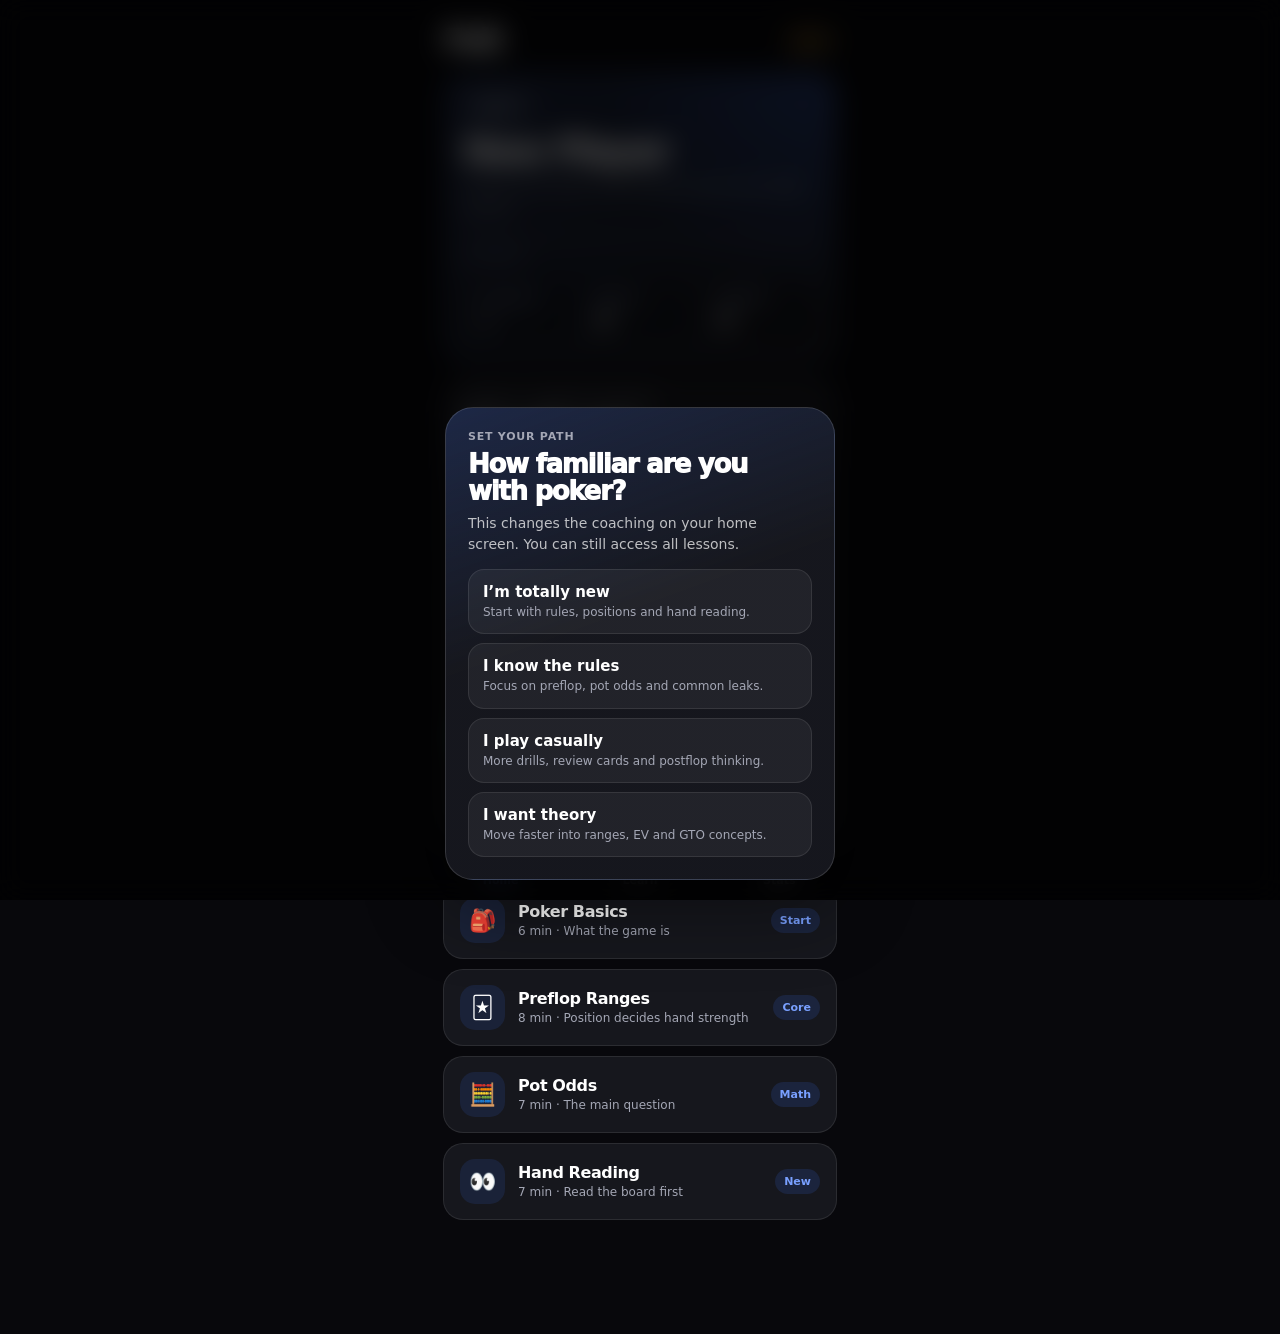
<file: source.html>
<!DOCTYPE html>
<html lang="en">
<head>
<meta charset="UTF-8" />
<meta name="viewport" content="width=device-width, initial-scale=1.0, viewport-fit=cover" />
<meta name="theme-color" content="#08080C" />
<meta name="description" content="Felt is a mobile-first poker training app for beginners." />
<meta name="apple-mobile-web-app-capable" content="yes" />
<meta name="apple-mobile-web-app-status-bar-style" content="black-translucent" />
<link rel="manifest" href="/manifest.json" />
<link rel="icon" href="/felt-icon.svg" type="image/svg+xml" />
<link rel="apple-touch-icon" href="/felt-icon.svg" />
<!-- felt-coach.css intentionally bundled inline -->
<title>Felt — Poker Training</title>
<style>
:root{
  --bg:#08080C;
  --surface:#16171D;
  --surface2:#20222B;
  --surface3:#0F1015;
  --line:rgba(255,255,255,.09);
  --line2:rgba(255,255,255,.14);
  --text:#FFFFFF;
  --muted:#A4A7B5;
  --faint:#666A78;
  --blue:#3D74FF;
  --blue2:#79A0FF;
  --green:#42E69A;
  --green2:rgba(66,230,154,.14);
  --red:#FF705C;
  --red2:rgba(255,112,92,.13);
  --amber:#FFC94A;
  --amber2:rgba(255,201,74,.13);
  --shadow:0 24px 80px rgba(0,0,0,.45);
  --radius:24px;
  --display:Inter Tight,Inter,system-ui,-apple-system,BlinkMacSystemFont,"Segoe UI",sans-serif;
  --sans:Inter,system-ui,-apple-system,BlinkMacSystemFont,"Segoe UI",sans-serif;
}
*{box-sizing:border-box;margin:0;padding:0;-webkit-tap-highlight-color:transparent}
html,body{min-height:100%;background:var(--bg);color:var(--text);font-family:var(--sans);font-size:15px}
body{max-width:430px;margin:0 auto;overflow-x:hidden}
button,input,select{font:inherit}
button{cursor:pointer}
.screen{display:none;min-height:100dvh;padding:18px 18px 104px}
.screen.active{display:block;animation:in .18s cubic-bezier(.23,1,.32,1) both}
@keyframes in{from{opacity:0;transform:translateY(8px)}to{opacity:1;transform:none}}
.page-header{display:flex;justify-content:space-between;align-items:center;padding-top:8px;margin-bottom:16px}
.title{font-family:var(--display);font-size:30px;line-height:1;font-weight:950;letter-spacing:-.05em}
.subtle{color:var(--muted)}
.kicker{font-size:11px;text-transform:uppercase;letter-spacing:.07em;color:var(--muted);font-weight:850;margin-bottom:8px}
.card{background:linear-gradient(180deg,rgba(255,255,255,.03),rgba(255,255,255,.015)),var(--surface);border:1px solid var(--line);border-radius:var(--radius);padding:18px;box-shadow:0 1px 0 rgba(255,255,255,.03) inset}
.hero{background:radial-gradient(circle at top right,rgba(61,116,255,.30),transparent 48%),linear-gradient(155deg,rgba(61,116,255,.16),rgba(255,255,255,.02)),var(--surface);border-color:rgba(121,160,255,.25);margin-bottom:12px}
.hero h1{font-family:var(--display);font-size:36px;line-height:.98;font-weight:950;letter-spacing:-.06em;margin-bottom:8px}
.hero p{font-size:14px;line-height:1.55;color:rgba(255,255,255,.72)}
.pill{display:inline-flex;align-items:center;gap:6px;border-radius:999px;padding:7px 11px;background:rgba(255,255,255,.07);border:1px solid var(--line);font-family:var(--display);font-weight:850;font-size:12px;color:#DCE6FF}
.streak{background:var(--amber2);border-color:rgba(255,201,74,.24);color:var(--amber)}
.grid3{display:grid;grid-template-columns:repeat(3,1fr);gap:9px;margin-top:15px}
.stat{border-radius:17px;padding:12px;background:rgba(0,0,0,.25);border:1px solid rgba(255,255,255,.055)}
.stat span{display:block;color:#AEB7D6;font-size:10px;text-transform:uppercase;letter-spacing:.05em;font-weight:800;margin-bottom:5px}
.stat b{display:block;font-family:var(--display);font-weight:950;font-size:20px;letter-spacing:-.035em}
.section-label{font-size:11px;text-transform:uppercase;letter-spacing:.075em;color:var(--muted);font-weight:850;margin:18px 0 10px}
.session{margin-bottom:12px}
.session h2,.card h2{font-family:var(--display);font-size:20px;font-weight:950;letter-spacing:-.04em;margin-bottom:7px}
.session p,.card p{font-size:14px;line-height:1.52;color:rgba(255,255,255,.72)}
.steps{display:grid;gap:8px;margin:13px 0}
.step{display:flex;gap:11px;align-items:flex-start;background:rgba(255,255,255,.052);border:1px solid rgba(255,255,255,.065);border-radius:16px;padding:11px}
.step .n{width:24px;height:24px;border-radius:9px;background:rgba(61,116,255,.18);color:#BFD0FF;display:flex;align-items:center;justify-content:center;font-family:var(--display);font-weight:950;font-size:12px;flex:none}
.step b{font-family:var(--display);font-size:14px;letter-spacing:-.02em}
.step small{display:block;color:var(--muted);font-size:12px;line-height:1.35;margin-top:2px}
.row-card{display:flex;align-items:center;gap:13px;padding:15px 16px;margin-bottom:10px;background:var(--surface);border:1px solid var(--line);border-radius:20px}
.row-card:active{border-color:var(--blue)}
.icon{width:45px;height:45px;border-radius:15px;background:rgba(61,116,255,.12);display:flex;align-items:center;justify-content:center;font-size:22px;flex:none}
.row-info{flex:1;min-width:0}
.row-title{font-family:var(--display);font-size:16px;font-weight:900;letter-spacing:-.025em;margin-bottom:2px}
.row-sub{font-size:12px;color:var(--muted);line-height:1.35}
.badge{font-family:var(--display);font-size:11px;font-weight:900;border-radius:999px;padding:6px 9px;color:var(--blue2);background:rgba(61,116,255,.14);white-space:nowrap}
.badge.done{color:var(--green);background:var(--green2)}
.badge.warn{color:var(--amber);background:var(--amber2)}
.btn{width:100%;min-height:52px;border:0;border-radius:999px;background:var(--blue);color:#fff;font-family:var(--display);font-weight:950;font-size:16px;letter-spacing:-.01em;padding:0 18px}
.btn:active{transform:scale(.985);opacity:.9}
.btn.secondary{background:rgba(255,255,255,.08);border:1px solid var(--line);color:#fff}
.btn.good{background:var(--green);color:#06140C}
.actions{display:flex;gap:10px;margin-top:14px}
.actions .btn{flex:1;min-height:46px;font-size:14px}
.tabbar{position:fixed;left:50%;bottom:0;transform:translateX(-50%);width:100%;max-width:430px;display:flex;z-index:50;background:rgba(9,9,13,.94);backdrop-filter:blur(16px);border-top:1px solid var(--line);padding:8px 6px calc(8px + env(safe-area-inset-bottom))}
.tabbar button{flex:1;border:0;background:transparent;color:var(--muted);display:flex;flex-direction:column;align-items:center;gap:3px;font-family:var(--display);font-weight:850;font-size:11px;padding:5px 0}
.tabbar button.on{color:var(--blue2)}
.tabbar svg{width:22px;height:22px;stroke:currentColor;fill:none;stroke-width:2;stroke-linecap:round;stroke-linejoin:round}
.back{width:40px;height:40px;border-radius:14px;border:1px solid var(--line);background:var(--surface2);color:#fff;font-size:18px}
.lesson-head{display:flex;gap:12px;align-items:center;padding-top:8px;margin-bottom:16px}
.lesson-title{font-family:var(--display);font-size:27px;line-height:1.05;font-weight:950;letter-spacing:-.05em;margin-bottom:6px}
.lesson-intro{color:var(--muted);font-size:14px;line-height:1.55;margin-bottom:16px}
.segment{display:flex;gap:7px;background:rgba(255,255,255,.055);padding:5px;border-radius:999px;margin-bottom:14px}
.segment button{flex:1;border:0;border-radius:999px;background:transparent;color:var(--muted);font-family:var(--display);font-weight:850;font-size:12px;padding:9px}
.segment button.on{background:#fff;color:#050507}
.lesson-block{margin-bottom:20px}
.lesson-block h3{font-family:var(--display);font-size:18px;font-weight:950;letter-spacing:-.035em;margin-bottom:8px;color:#DCE6FF}
.lesson-block p{font-size:15px;line-height:1.68;color:rgba(255,255,255,.82);margin-bottom:10px}
.lesson-block strong{color:#fff}
.callout{border-radius:18px;padding:14px 15px;margin:11px 0;font-size:14px;line-height:1.55;border:1px solid var(--line)}
.callout.blue{background:rgba(61,116,255,.10);border-color:rgba(61,116,255,.23);color:#C7D6FF}
.callout.green{background:var(--green2);border-color:rgba(66,230,154,.24);color:#B7F8D8}
.callout.amber{background:var(--amber2);border-color:rgba(255,201,74,.24);color:#FFE29A}
.callout.red{background:var(--red2);border-color:rgba(255,112,92,.24);color:#FFC4BA}
.gloss-row{display:flex;gap:7px;overflow-x:auto;padding:1px 0 4px;margin:10px 0 15px;scrollbar-width:none}
.gloss-row::-webkit-scrollbar{display:none}
.term{border:1px solid var(--line);border-radius:999px;background:rgba(255,255,255,.06);color:#DCE6FF;font-family:var(--display);font-weight:900;font-size:12px;padding:8px 11px;white-space:nowrap}
.table-map{display:grid;grid-template-columns:repeat(3,1fr);gap:8px;margin-top:12px}
.seat{border-radius:14px;padding:10px 6px;text-align:center;background:rgba(255,255,255,.055);border:1px solid var(--line);font-family:var(--display);font-weight:950;font-size:12px;color:var(--muted)}
.seat.hot{background:rgba(66,230,154,.13);border-color:rgba(66,230,154,.30);color:#B7F8D8}
.seat.bad{background:rgba(255,112,92,.11);border-color:rgba(255,112,92,.25);color:#FFC4BA}
.hand-grid{display:grid;grid-template-columns:repeat(2,1fr);gap:9px;margin-top:10px}
.hand-card{border:1px solid var(--line);background:rgba(255,255,255,.045);border-radius:16px;padding:12px}
.hand-card b{display:block;font-family:var(--display);font-size:15px;margin-bottom:4px}
.hand-card span{font-size:12px;color:var(--muted);line-height:1.4}
.progress{height:6px;border-radius:999px;background:rgba(255,255,255,.09);overflow:hidden;margin:4px 0 6px}
.progress i{display:block;height:100%;border-radius:999px;background:var(--green);width:0%;transition:width .25s ease}
.question{font-family:var(--display);font-size:22px;font-weight:950;letter-spacing:-.04em;line-height:1.22;margin:13px 0 8px}
.scenario{border-radius:18px;background:var(--surface3);border:1px solid var(--line);padding:14px;margin:12px 0;color:rgba(255,255,255,.78);font-size:14px;line-height:1.55}
.options{display:grid;gap:9px;margin-top:12px}
.opt{width:100%;border:1.5px solid var(--line2);border-radius:17px;background:var(--surface);color:#fff;text-align:left;padding:14px 15px;display:flex;gap:11px;align-items:flex-start;font-weight:700}
.opt .letter{width:27px;height:27px;display:flex;align-items:center;justify-content:center;border-radius:9px;background:var(--surface2);color:var(--muted);font-family:var(--display);font-weight:950;flex:none;font-size:12px}
.opt.correct{border-color:rgba(66,230,154,.75);background:var(--green2);color:#B7F8D8}
.opt.wrong{border-color:rgba(255,112,92,.75);background:var(--red2);color:#FFC4BA}
.opt.reveal{border-color:rgba(66,230,154,.45);background:rgba(66,230,154,.08)}
.feedback{display:none;margin-top:13px;border-radius:18px;padding:14px;border:1px solid var(--line);font-size:14px;line-height:1.52}
.feedback.show{display:block}
.feedback.good{background:var(--green2);border-color:rgba(66,230,154,.25)}
.feedback.bad{background:var(--red2);border-color:rgba(255,112,92,.25)}
.confidence{display:none;margin-top:12px}
.confidence.show{display:block}
.confidence .actions{margin-top:8px}
.result{text-align:center;padding-top:46px}
.result .emoji{font-size:64px;margin-bottom:12px}
.result h2{font-family:var(--display);font-size:31px;font-weight:950;letter-spacing:-.05em;margin-bottom:7px}
.result p{color:var(--muted);line-height:1.5}
.result-grid{display:grid;grid-template-columns:repeat(3,1fr);gap:9px;margin:22px 0}
.modal{position:fixed;inset:0;z-index:100;background:rgba(0,0,0,.72);backdrop-filter:blur(14px);display:none;align-items:flex-end;justify-content:center;padding:20px}
.modal.show{display:flex}
.sheet{width:100%;max-width:390px;background:linear-gradient(160deg,rgba(61,116,255,.18),rgba(22,23,29,.98) 44%),var(--surface);border:1px solid var(--line2);border-radius:28px;padding:22px;box-shadow:var(--shadow)}
.sheet h2{font-family:var(--display);font-size:26px;line-height:1.05;font-weight:950;letter-spacing:-.05em;margin-bottom:8px}
.sheet p{color:rgba(255,255,255,.72);font-size:14px;line-height:1.5;margin-bottom:14px}
.picks{display:grid;gap:9px}
.picks button{border:1px solid var(--line);border-radius:16px;background:rgba(255,255,255,.055);color:#fff;text-align:left;padding:13px 14px;font-family:var(--display);font-weight:900}
.picks small{display:block;color:var(--muted);font-family:var(--sans);font-weight:500;font-size:12px;line-height:1.35;margin-top:3px}
.term-pop{position:fixed;left:18px;right:18px;bottom:88px;max-width:394px;margin:0 auto;z-index:120;display:none;background:#1A1B22;border:1px solid var(--line2);border-radius:22px;padding:16px;box-shadow:var(--shadow)}
.term-pop.show{display:block}
.term-pop h3{font-family:var(--display);font-weight:950;font-size:20px;letter-spacing:-.04em;margin-bottom:5px}
.term-pop p{color:rgba(255,255,255,.75);font-size:14px;line-height:1.55;margin-bottom:12px}
.toast{position:fixed;bottom:92px;left:50%;transform:translateX(-50%) translateY(14px);z-index:140;background:var(--green);color:#06140C;padding:12px 17px;border-radius:999px;font-family:var(--display);font-weight:950;font-size:13px;opacity:0;pointer-events:none;transition:.18s ease;white-space:nowrap}
.toast.show{opacity:1;transform:translateX(-50%) translateY(0)}
.empty{color:var(--muted);font-size:14px;line-height:1.5}
@media (prefers-reduced-motion:reduce){*,*::before,*::after{animation-duration:.01ms!important;transition-duration:.01ms!important}}
</style>
</head>
<body>

<div class="screen active" id="screen-home">
  <div class="page-header">
    <div class="title">Felt</div>
    <div class="pill streak">🔥 <span id="streakVal">0</span></div>
  </div>

  <section class="card hero">
    <div class="pill" id="levelPill">Level 1</div>
    <h1 id="levelName" style="margin-top:13px">New Player</h1>
    <p id="levelCopy">Learn poker in short, practical drills. Start with simple decisions, then build toward ranges, odds and postflop thinking.</p>
    <div class="progress" style="margin-top:15px"><i id="xpFill"></i></div>
    <p style="font-size:12px;color:#AEB7D6"><span id="xpText">0 / 200 XP</span></p>
    <div class="grid3">
      <div class="stat"><span>Accuracy</span><b id="homeAcc">—</b></div>
      <div class="stat"><span>Drills</span><b id="homeDrills">0</b></div>
      <div class="stat"><span>Review</span><b id="homeDue">0</b></div>
    </div>
  </section>

  <section class="card session" id="dailyCard"></section>

  <div class="section-label">Start here</div>
  <div id="homeTopics"></div>
</div>

<div class="screen" id="screen-learn">
  <div class="page-header">
    <div class="title">Learn</div>
    <button class="pill" onclick="showOnboarding(true)">Path</button>
  </div>
  <div class="card">
    <div class="kicker">Glossary</div>
    <h2>Tap a term anytime</h2>
    <p>Beginner poker terms explained without the jargon.</p>
    <div class="gloss-row" id="glossaryStrip"></div>
  </div>
  <div class="section-label">Course path</div>
  <div id="learnTopics"></div>
</div>

<div class="screen" id="screen-topic">
  <div class="lesson-head">
    <button class="back" onclick="goBackToLearn()">←</button>
    <div style="flex:1">
      <div class="kicker" id="topicKicker">Lesson</div>
      <div class="lesson-title" id="topicTitle">Topic</div>
    </div>
  </div>
  <div class="segment">
    <button id="mode-simple" class="on" onclick="setMode('simple')">Simple</button>
    <button id="mode-advanced" onclick="setMode('advanced')">Advanced</button>
  </div>
  <div id="topicBody"></div>
</div>

<div class="screen" id="screen-quiz">
  <div class="lesson-head">
    <button class="back" onclick="exitQuiz()">←</button>
    <div style="flex:1">
      <div class="progress"><i id="quizProg"></i></div>
      <div class="subtle" style="font-size:12px;text-align:right;font-weight:700" id="quizCount">0 / 0</div>
    </div>
  </div>
  <div id="quizBody"></div>
</div>

<div class="screen" id="screen-stats">
  <div class="page-header"><div class="title">Stats</div></div>
  <section class="card">
    <div class="grid3" style="margin-top:0">
      <div class="stat"><span>Accuracy</span><b id="statsAcc">—</b></div>
      <div class="stat"><span>Questions</span><b id="statsQs">0</b></div>
      <div class="stat"><span>Correct</span><b id="statsRight">0</b></div>
    </div>
  </section>
  <section class="card session" style="margin-top:12px" id="coachInsight"></section>
  <div class="section-label">By topic</div>
  <div class="card" id="topicStats"></div>
</div>

<div class="screen" id="screen-result">
  <div class="result">
    <div class="emoji" id="resultEmoji">🎉</div>
    <h2 id="resultTitle">Solid session</h2>
    <p id="resultSub">You finished the drill.</p>
    <div class="result-grid">
      <div class="stat"><span>XP</span><b id="resultXP">+0</b></div>
      <div class="stat"><span>Score</span><b id="resultScore">0%</b></div>
      <div class="stat"><span>Review</span><b id="resultReview">0</b></div>
    </div>
    <button class="btn good" onclick="goHome()">Back to home</button>
    <button class="btn secondary" style="margin-top:10px" onclick="repeatLastQuiz()">Drill again</button>
  </div>
</div>

<nav class="tabbar">
  <button class="on" id="nav-home" onclick="switchScreen('home')">
    <svg viewBox="0 0 24 24"><path d="M3 11l9-8 9 8"/><path d="M5 10v10h14V10"/></svg>Home
  </button>
  <button id="nav-learn" onclick="switchScreen('learn')">
    <svg viewBox="0 0 24 24"><path d="M4 19V5"/><path d="M4 15l5-5 4 3 6-7"/><path d="M20 5v8"/></svg>Learn
  </button>
  <button id="nav-stats" onclick="switchScreen('stats')">
    <svg viewBox="0 0 24 24"><rect x="3" y="13" width="4" height="8" rx="1"/><rect x="10" y="8" width="4" height="13" rx="1"/><rect x="17" y="3" width="4" height="18" rx="1"/></svg>Stats
  </button>
</nav>

<div class="modal" id="onboarding">
  <div class="sheet">
    <div class="kicker">Set your path</div>
    <h2>How familiar are you with poker?</h2>
    <p>This changes the coaching on your home screen. You can still access all lessons.</p>
    <div class="picks">
      <button onclick="setExperience('new')">I’m totally new<small>Start with rules, positions and hand reading.</small></button>
      <button onclick="setExperience('rules')">I know the rules<small>Focus on preflop, pot odds and common leaks.</small></button>
      <button onclick="setExperience('casual')">I play casually<small>More drills, review cards and postflop thinking.</small></button>
      <button onclick="setExperience('theory')">I want theory<small>Move faster into ranges, EV and GTO concepts.</small></button>
    </div>
  </div>
</div>

<div class="term-pop" id="termPop"></div>
<div class="toast" id="toast"></div>

<script>
const SAVE_KEY = 'felt_v2';

const terms = {
  UTG:'Under the Gun. The first player to act before the flop. Play tight because everyone acts after you.',
  HJ:'Hijack. Middle-late position in 6-max. You can open more hands than UTG, but still not as wide as the Button.',
  CO:'Cutoff. The seat before the Button. A profitable stealing seat if the Button and blinds are not aggressive.',
  BTN:'Button. The dealer seat. Best position because you act last after the flop.',
  SB:'Small Blind. Worst position because you act first after the flop. Avoid calling too much here.',
  BB:'Big Blind. You already posted a blind, so you defend wider, especially versus Button opens.',
  '3-bet':'A re-raise before the flop. One player raises, then another player raises again.',
  OOP:'Out of position. You must act before your opponent. This makes marginal hands harder to play.',
  equity:'Your share of the pot based on your chance to win if the hand reaches showdown.',
  range:'The group of hands someone can realistically have based on position and actions.',
  'c-bet':'Continuation bet. Betting the flop after you were the preflop raiser.',
  outs:'Cards that improve your hand into a likely winner.',
  nuts:'The best possible hand on the current board.',
  EV:'Expected value. The long-term average profit or loss of a decision.',
  GTO:'Game Theory Optimal. A balanced strategy that is difficult to exploit.'
};

const topics = [
  {
    key:'basics', emoji:'🎒', name:'Poker Basics', label:'Start', minutes:'6 min',
    simple:[
      ['What the game is','You get two private cards. Five shared cards can come on the board. Your goal is to make the best five-card poker hand or make everyone else fold.'],
      ['The betting actions','You can fold, check, call, bet or raise. Beginners lose money by calling too often. Calling feels safe, but it often puts you in hard spots.'],
      ['Your first rule','Do not play every hand. Poker rewards patience. Most hands should be folded before the flop, especially from early position.']
    ],
    advanced:[
      ['Poker is decision quality','The goal is not to win every hand. The goal is to make profitable decisions repeatedly. Good decisions can lose today and still make money long term.'],
      ['Position is information','Acting later gives you more information. That is why Button hands can be much wider than UTG hands.'],
      ['Aggression matters','Raising creates fold equity and initiative. Passive calling gives opponents control of the hand.']
    ],
    extra:'handRanks'
  },
  {
    key:'handread', emoji:'👀', name:'Hand Reading', label:'New', minutes:'7 min',
    simple:[
      ['Read the board first','Before thinking about strategy, ask: what hand do I actually have? Pair, two pair, straight draw, flush draw, or nothing?'],
      ['Draws are not made hands','A flush draw is not a flush. A straight draw is not a straight. You need the right price to continue.'],
      ['Ask what beats you','If you have top pair, ask what better hands exist: two pair, sets, straights or flushes.']
    ],
    advanced:[
      ['Board texture','Dry boards have fewer draws, like A♣ 8♦ 2♥. Wet boards have many possible draws, like J♥ T♥ 9♣.'],
      ['Showdown value','Some hands can win by checking down. Other hands have almost no showdown value and must bluff or give up.'],
      ['Equity realisation','A hand can have theoretical equity but fail to realise it if you are out of position facing pressure.']
    ],
    extra:'board'
  },
  {
    key:'preflop', emoji:'🃏', name:'Preflop Ranges', label:'Core', minutes:'8 min',
    simple:[
      ['Position decides hand strength','The same hand can be good on the Button and bad UTG. Early seats play tight. Later seats can play wider.'],
      ['Raise first in','If everyone folds to you and you want to play, usually raise. Limping gives away initiative and lets others see cheap flops.'],
      ['Button is money','On the Button you act last after the flop. That lets you play more hands profitably.']
    ],
    advanced:[
      ['Range construction','UTG opens a tight range because five players can still wake up with strong hands. BTN opens wider because only blinds remain.'],
      ['3-bet logic','3-bet value hands for profit. Add blocker bluffs like A5s because they reduce the chance villain has AA or AK.'],
      ['Big Blind defence','BB defends wider because you have already invested money, but you still need playable hands and discipline versus tight opens.']
    ],
    extra:'positions'
  },
  {
    key:'potodds', emoji:'🧮', name:'Pot Odds', label:'Math', minutes:'7 min',
    simple:[
      ['The main question','Am I paying too much to chase this hand? Pot odds tell you the minimum chance of winning you need.'],
      ['Useful shortcuts','Half-pot bet needs about 25% equity. Pot-sized bet needs about 33% equity.'],
      ['Rule of 2 and 4','On the flop, outs × 4 is roughly your chance to hit by river. On the turn, outs × 2 is roughly your chance to hit on the river.']
    ],
    advanced:[
      ['Pot odds formula','Required equity = call amount divided by final pot after you call.'],
      ['Implied odds','You can call slightly wider if you expect to win more chips later when you hit. But do not overuse this excuse.'],
      ['Reverse implied odds','Drawing to second-best hands is dangerous. A weak flush can lose a huge pot to a better flush.']
    ],
    extra:'odds'
  },
  {
    key:'postflop', emoji:'🎯', name:'Postflop Thinking', label:'Core', minutes:'8 min',
    simple:[
      ['Stop asking only “what do I have?”','Also ask: did this board help me more or my opponent more?'],
      ['Dry boards favour small bets','A♣ 8♦ 2♥ is dry. Fewer draws exist, so small bets often work well.'],
      ['Wet boards need caution','J♥ T♥ 9♣ is wet. Many hands connect. Bet bigger for value and protection, but do not bluff randomly.']
    ],
    advanced:[
      ['Range advantage','The player whose overall range performs better on the board can bet more often.'],
      ['Nut advantage','The player with more best possible hands can use bigger sizes, including overbets.'],
      ['Check-raises','Check-raises work well when you have strong value or high-equity draws on boards that connect with your range.']
    ],
    extra:'textures'
  },
  {
    key:'betsize', emoji:'💸', name:'Bet Sizing', label:'Core', minutes:'6 min',
    simple:[
      ['Do not reveal your hand','Do not always bet big when strong and small when weak. Better players will read you.'],
      ['Small bets','Use smaller bets when the board is dry and your range has an advantage.'],
      ['Big bets','Use bigger bets when the board is draw-heavy or when you have very strong hands and strong bluffs.']
    ],
    advanced:[
      ['Sizing is range-based','Your size should be based on board texture, range advantage, nut advantage and stack depth.'],
      ['3-bet pots','Small c-bets often work in 3-bet pots because the pot is already large relative to stacks.'],
      ['Overbets','Overbet when you have nut advantage and can pair value hands with good blocker bluffs.']
    ],
    extra:null
  },
  {
    key:'gto', emoji:'🧠', name:'GTO Concepts', label:'Theory', minutes:'8 min',
    simple:[
      ['GTO means hard to exploit','A balanced strategy stops opponents from easily countering you.'],
      ['But bad players can be exploited','If someone calls too much, bluff less and value bet more.'],
      ['Use GTO as a map','You do not need to play like a solver. Use theory to understand what a good baseline looks like.']
    ],
    advanced:[
      ['Balance','A balanced betting range contains value and bluffs in a ratio that makes villain indifferent.'],
      ['EV','Expected value measures the long-term value of an action. Good poker is choosing higher EV lines.'],
      ['Exploitative deviation','When opponents make clear mistakes, deviate from baseline strategy to punish them.']
    ],
    extra:null
  },
  {
    key:'mistakes', emoji:'🔍', name:'Spot the Mistake', label:'Drill', minutes:'5 min',
    simple:[
      ['Learn leaks first','The fastest way to improve is to stop common leaks: limping, calling too wide, bluffing calling stations and chasing bad draws.'],
      ['Mistakes repeat','If you miss a question, Felt saves it as a review card. Review cards appear in your daily session.'],
      ['One fix at a time','Do not try to master everything. Fix one leak, then move to the next.']
    ],
    advanced:[
      ['Leak tagging','Every missed question has a leak type. Watch the pattern, not just the score.'],
      ['Decision review','Review why the wrong line is bad and what condition would make it better.'],
      ['Exploit awareness','Some “bad” plays become good only against specific player types. Context matters.']
    ],
    extra:null
  }
];

const quizzes = {
  basics:[
    q('What is the best beginner mindset?', 'You are learning to play better long-term.', ['Win every hand','Make good decisions repeatedly','Call and see what happens','Only play big pots'], 1, 'Poker is about decision quality. Good decisions can lose individual hands but win over time.', 'fundamental'),
    q('Which action means you match the current bet?', '', ['Fold','Check','Call','Raise'], 2, 'Calling means matching the current bet. Beginners often call too much, so use it carefully.', 'basics'),
    q('What should you do with most weak hands before the flop?', '', ['Fold','Limp','Always bluff','Go all-in'], 0, 'Most weak hands should be folded preflop. Patience is a major beginner edge.', 'discipline'),
    q('Why is the Button powerful?', '', ['You act first','You post the big blind','You act last after the flop','You cannot lose'], 2, 'Acting last gives you information before making decisions.', 'position')
  ],
  handread:[
    q('Board: K♠ 9♠ 4♦. Your hand: A♠ 7♠. What do you have?', '', ['A made flush','A flush draw','A straight','Two pair'], 1, 'You have four spades, not five. That is a flush draw, not a made flush.', 'draws'),
    q('Board: Q♦ J♣ T♠. Your hand: A♥ 9♥. What is your best hand?', '', ['One pair','Straight','Flush','Nothing'], 1, 'A-K-Q-J-T or A-Q-J-T-9 type connection gives you a straight here with A9 on QJT.', 'board-reading'),
    q('Board: 8♥ 8♣ 2♦. Your hand: A♠ K♠. What is true?', '', ['You have trips','You have ace-high','You have two pair','You have a full house'], 1, 'The pair is on the board. Your private cards have not paired, so you have ace-high.', 'hand-reading'),
    q('A wet board usually means...', '', ['Few draws exist','Many draws and connected hands exist','Nobody can have a strong hand','Always bluff'], 1, 'Wet boards are connected or suited, creating many draws and strong hand possibilities.', 'board-texture')
  ],
  preflop:[
    q('You are UTG in 6-max. Which hand is a standard open?', 'First to act, 100BB deep.', ['7♠2♦','A♠K♠','9♦3♣','J♠4♦'], 1, 'AKs is always strong enough. UTG should play tight because everyone acts after you.', 'preflop-tightness'),
    q('Everyone folds to you on the Button. What range can you play?', '', ['Only AA and KK','Wider than UTG','Any two cards always','Only pocket pairs'], 1, 'Button can open wider because only the blinds remain and you act last postflop.', 'position'),
    q('Small Blind with Q♣7♦ after everyone folds. Best beginner rule?', '', ['Limp often','Raise or fold','Always call','Always shove'], 1, 'SB is the worst position. A simple beginner rule is raise or fold, not limp-call.', 'small-blind'),
    q('What is a 3-bet?', '', ['Third card on flop','A re-raise before the flop','A river bluff','A small blind call'], 1, 'A 3-bet is a preflop re-raise after someone has already raised.', 'terminology')
  ],
  potodds:[
    q('Pot is 100. Villain bets 50. What equity do you need to call?', '', ['17%','25%','33%','50%'], 1, 'You call 50 to win a final pot of 200. 50 / 200 = 25%.', 'pot-odds'),
    q('You have a flush draw on the turn. About how much equity?', '9 outs, one card to come.', ['9%','18%','36%','50%'], 1, 'On the turn, outs × 2. 9 × 2 = about 18%.', 'outs'),
    q('You have a flush draw on the flop. About how much equity by river?', '9 outs, two cards to come.', ['18%','24%','36%','60%'], 2, 'On the flop, outs × 4. 9 × 4 = about 36%.', 'outs'),
    q('River: you missed your draw. How many cards are left to come?', '', ['Two','One','Zero','Depends'], 2, 'On the river there are no more cards. Missed draws have no drawing equity.', 'river')
  ],
  postflop:[
    q('BTN raised, BB called. Flop A♣ 8♦ 2♥. Who usually has range advantage?', '', ['BTN','BB','Neither ever','Small Blind'], 0, 'The preflop raiser has more strong Ax hands and big pairs here.', 'range-advantage'),
    q('A dry board is usually good for...', '', ['Small frequent c-bets','Huge random bluffs','Always checking','Never betting top pair'], 0, 'Dry boards have fewer draws, so small bets can pressure missed hands efficiently.', 'cbet'),
    q('A wet board like J♥ T♥ 9♣ means...', '', ['Few hands connect','Many draws and strong hands exist','Nobody has equity','Always fold top pair'], 1, 'Connected suited boards create straights, flush draws and combo draws.', 'board-texture'),
    q('You are out of position. What does that mean?', '', ['You act last','You act before your opponent','You have the Button','You cannot bet'], 1, 'Out of position means you act first, which is harder.', 'position')
  ],
  betsize:[
    q('Dry board A♦ 8♠ 3♣. You raised preflop. Common c-bet size?', '', ['25–33% pot','200% pot','Always all-in','No bet ever'], 0, 'Small bets work well on dry boards where villain misses often.', 'sizing'),
    q('Wet board J♥ T♥ 9♣. Strong hand. Better sizing?', '', ['Tiny bet only','Bigger bet to charge draws','Always check','Min-bet'], 1, 'Wet boards have many draws. Strong hands often want to charge them.', 'sizing'),
    q('Sizing based only on your exact hand is bad because...', '', ['It reveals patterns','It is illegal','It makes the deck change','It improves villain equity'], 0, 'If you always bet big strong and small weak, observant players exploit you.', 'sizing-tell'),
    q('Overbets make most sense when...', '', ['You have nut advantage','You are bored','You have no story','You always missed'], 0, 'Overbets need a credible range advantage, usually nut advantage plus good bluffs.', 'overbet')
  ],
  gto:[
    q('GTO means...', '', ['Guaranteed Tournament Outcome','Game Theory Optimal','Go To Overbet','Good Tight Open'], 1, 'GTO means Game Theory Optimal: a balanced, hard-to-exploit strategy.', 'gto'),
    q('Against a calling station, you should usually...', '', ['Bluff more','Value bet more and bluff less','Never bet value','Only slowplay'], 1, 'Calling stations call too much. Punish them with value, not bluffs.', 'exploit'),
    q('EV stands for...', '', ['Expected value','Easy victory','Equity versus villain','Every value'], 0, 'Expected value is the long-term value of a decision.', 'ev'),
    q('A balanced range has...', '', ['Only value','Only bluffs','Value and bluffs','Only calls'], 2, 'Balance means mixing value and bluffs so opponents cannot easily counter you.', 'balance')
  ],
  mistakes:[
    q('Hero limps J♥J♦ UTG, then calls a raise. Main mistake?', '', ['JJ is too weak to play','Limp-calling gives up initiative with a strong hand','Should always shove 100BB','No mistake'], 1, 'JJ is strong. Raise first in or 3-bet; do not limp-call from early position.', 'limping'),
    q('Hero has top pair versus a calling station and checks back to trap. Mistake?', '', ['Should value bet','Should fold top pair','Should always bluff','No mistake'], 0, 'Calling stations do not bluff enough. Bet strong hands for value.', 'missed-value'),
    q('Hero calls a big turn bet with a weak flush draw and bad price. Mistake?', '', ['Good gamble','Ignoring pot odds','Too aggressive','Had the nuts'], 1, 'Draws need the right price. Calling bad prices burns money over time.', 'pot-odds'),
    q('Hero bluffs river into a player who never folds. Mistake?', '', ['Bad target','Great exploit','Always mandatory','Only sizing issue'], 0, 'Do not bluff players who hate folding. Value bet them instead.', 'bad-bluff')
  ]
};

function q(question, scenario, options, answer, explain, leak){
  return {question, scenario, options, answer, explain, leak};
}

function defaultState(){
  return {
    xp:0,
    streak:0,
    lastDate:null,
    experience:null,
    completed:{},
    history:{},
    mistakes:{},
    lowConfidence:{},
    mode:'simple',
    lastQuiz:null
  };
}

let S = load();
let currentTopic = null;
let quiz = null;
let quizIndex = 0;
let quizRight = 0;
let quizAnswers = [];
let selectedOption = null;

function load(){
  try{
    const raw = localStorage.getItem(SAVE_KEY);
    return raw ? {...defaultState(), ...JSON.parse(raw)} : defaultState();
  }catch(e){ return defaultState(); }
}
function save(){ localStorage.setItem(SAVE_KEY, JSON.stringify(S)); }

function todayLocal(){
  const d = new Date();
  const y = d.getFullYear();
  const m = String(d.getMonth()+1).padStart(2,'0');
  const day = String(d.getDate()).padStart(2,'0');
  return `${y}-${m}-${day}`;
}
function touchStreak(){
  const today = todayLocal();
  if(S.lastDate === today) return;
  const y = new Date();
  y.setDate(y.getDate()-1);
  const yesterday = `${y.getFullYear()}-${String(y.getMonth()+1).padStart(2,'0')}-${String(y.getDate()).padStart(2,'0')}`;
  S.streak = S.lastDate === yesterday ? (S.streak||0)+1 : 1;
  S.lastDate = today;
}

const levelFor = (xp) => {
  const levels = [
    {n:1,name:'New Player',start:0,end:200},
    {n:2,name:'Table Aware',start:200,end:500},
    {n:3,name:'Range Builder',start:500,end:900},
    {n:4,name:'Decision Maker',start:900,end:1400},
    {n:5,name:'Solid Reg',start:1400,end:2100},
    {n:6,name:'Crusher Mode',start:2100,end:999999}
  ];
  return levels.find(l => xp < l.end) || levels[levels.length-1];
};

function stats(){
  let total=0,right=0,drills=0;
  Object.values(S.history||{}).forEach(rows => rows.forEach(r => {total+=r.total; right+=r.right; drills++;}));
  return {total,right,drills,acc:total?Math.round(right/total*100):null,due:mistakeCount()};
}
function mistakeCount(){
  return Object.values(S.mistakes||{}).reduce((sum, arr) => sum + (arr||[]).length,0);
}
function firstMistakeTopic(){
  return topics.find(t => (S.mistakes[t.key]||[]).length)?.key || null;
}
function weakestTopic(){
  let weak = null;
  topics.forEach(t => {
    const rows = S.history[t.key] || [];
    if(!rows.length) return;
    let total=0,right=0;
    rows.forEach(r => {total+=r.total; right+=r.right;});
    const acc = Math.round(right/total*100);
    if(!weak || acc < weak.acc) weak = {key:t.key,name:t.name,acc};
  });
  return weak;
}
function topicByKey(key){ return topics.find(t => t.key === key); }

function switchScreen(name){
  document.querySelectorAll('.screen').forEach(s => s.classList.remove('active'));
  document.getElementById('screen-'+name).classList.add('active');
  document.querySelectorAll('.tabbar button').forEach(b => b.classList.remove('on'));
  const nav = document.getElementById('nav-'+name);
  if(nav) nav.classList.add('on');
  if(name === 'home') renderHome();
  if(name === 'learn') renderLearn();
  if(name === 'stats') renderStats();
  window.scrollTo(0,0);
}
function goHome(){ switchScreen('home'); }
function goBackToLearn(){ switchScreen('learn'); }
function showToast(msg){
  const t = document.getElementById('toast');
  t.textContent = msg;
  t.classList.add('show');
  setTimeout(() => t.classList.remove('show'), 1800);
}

function renderHome(){
  const st = stats();
  const lvl = levelFor(S.xp);
  document.getElementById('streakVal').textContent = S.streak || 0;
  document.getElementById('levelPill').textContent = `Level ${lvl.n}`;
  document.getElementById('levelName').textContent = lvl.name;
  document.getElementById('levelCopy').textContent = experienceCopy();
  document.getElementById('xpText').textContent = `${S.xp} / ${lvl.end} XP`;
  document.getElementById('xpFill').style.width = `${Math.min(100,Math.round((S.xp-lvl.start)/(lvl.end-lvl.start)*100))}%`;
  document.getElementById('homeAcc').textContent = st.acc == null ? '—' : st.acc + '%';
  document.getElementById('homeDrills').textContent = st.drills;
  document.getElementById('homeDue').textContent = st.due;
  renderDaily(st);
  renderHomeTopics();
}
function experienceCopy(){
  const map = {
    new:'Start slow: table positions, hand reading, then short drills.',
    rules:'Build strategy: preflop, pot odds and common leaks.',
    casual:'Sharpen decisions: review mistakes, postflop spots and sizing.',
    theory:'Study deeper: ranges, EV, GTO and exploitative adjustments.'
  };
  return map[S.experience] || 'Choose your path, then Felt will coach your daily session.';
}
function renderDaily(st){
  const card = document.getElementById('dailyCard');
  const next = recommendedTopic();
  card.innerHTML = `
    <div class="kicker">Today's 7-minute session</div>
    <h2>Train with a plan</h2>
    <p>${st.due ? `You have ${st.due} review card${st.due===1?'':'s'} due. Clear those first, then study one concept.` : `No review cards yet. Start with ${next.name}, then take one short drill.`}</p>
    <div class="steps">
      <div class="step"><div class="n">1</div><div><b>Review</b><small>${st.due ? `${st.due} missed decision${st.due===1?'':'s'} waiting` : 'Nothing due yet'}</small></div></div>
      <div class="step"><div class="n">2</div><div><b>Learn</b><small>${next.name}</small></div></div>
      <div class="step"><div class="n">3</div><div><b>Drill</b><small>Answer 4 decisions and save weak spots</small></div></div>
    </div>
    <div class="actions">
      <button class="btn good" onclick="startReview()">Review</button>
      <button class="btn" onclick="openTopic('${next.key}')">Start</button>
      <button class="btn secondary" onclick="showOnboarding(true)">Path</button>
    </div>
    <div class="gloss-row">${['UTG','BTN','3-bet','equity','range'].map(termButton).join('')}</div>
  `;
}
function recommendedTopic(){
  if(!S.experience) return topicByKey('basics');
  const due = firstMistakeTopic();
  if(due) return topicByKey(due);
  const firstUnfinished = topics.find(t => !S.completed[t.key]);
  return firstUnfinished || topicByKey('mistakes');
}
function renderHomeTopics(){
  const keys = ['basics','preflop','potodds','handread'];
  document.getElementById('homeTopics').innerHTML = keys.map(k => topicRow(topicByKey(k))).join('');
}
function renderLearn(){
  document.getElementById('glossaryStrip').innerHTML = Object.keys(terms).map(termButton).join('');
  document.getElementById('learnTopics').innerHTML = topics.map(topicRow).join('');
}
function topicRow(t){
  const score = S.completed[t.key];
  const due = (S.mistakes[t.key]||[]).length;
  let badge = due ? `<div class="badge warn">${due} due</div>` : score ? `<div class="badge done">${score}%</div>` : `<div class="badge">${t.label}</div>`;
  return `
    <div class="row-card" onclick="openTopic('${t.key}')">
      <div class="icon">${t.emoji}</div>
      <div class="row-info"><div class="row-title">${t.name}</div><div class="row-sub">${t.minutes} · ${t.simple[0][0]}</div></div>
      ${badge}
    </div>
  `;
}
function termButton(k){ return `<button class="term" onclick="showTerm('${k}')">${k}</button>`; }

function openTopic(key){
  currentTopic = key;
  const t = topicByKey(key);
  document.getElementById('topicKicker').textContent = t.label + ' · ' + t.minutes;
  document.getElementById('topicTitle').textContent = t.name;
  renderTopicBody();
  switchScreen('topic');
}
function setMode(mode){
  S.mode = mode;
  save();
  renderTopicBody();
}
function renderTopicBody(){
  if(!currentTopic) return;
  const t = topicByKey(currentTopic);
  document.getElementById('mode-simple').classList.toggle('on', S.mode !== 'advanced');
  document.getElementById('mode-advanced').classList.toggle('on', S.mode === 'advanced');
  const blocks = (S.mode === 'advanced' ? t.advanced : t.simple)
    .map(([h,p]) => `<div class="lesson-block"><h3>${h}</h3><p>${p}</p></div>`).join('');
  const extras = renderExtra(t.extra);
  document.getElementById('topicBody').innerHTML = `
    <p class="lesson-intro">${S.mode === 'advanced' ? 'Advanced view gives the strategic reason behind the move.' : 'Simple view keeps the concept beginner-friendly.'}</p>
    <div class="gloss-row">${relevantTerms(t.key).map(termButton).join('')}</div>
    ${extras}
    ${blocks}
    <div class="callout green"><strong>Coach tip:</strong> Learn one idea, then immediately test it. Poker improves through decisions, not reading alone.</div>
    <button class="btn good" onclick="startQuiz('${t.key}')">Test yourself →</button>
    <button class="btn secondary" style="margin-top:10px" onclick="startReview('${t.key}')">Review this topic</button>
  `;
}
function relevantTerms(key){
  const map = {
    basics:['BTN','SB','BB'],
    handread:['outs','equity','nuts'],
    preflop:['UTG','BTN','BB','3-bet','OOP'],
    potodds:['equity','outs','EV'],
    postflop:['range','c-bet','nuts','OOP'],
    betsize:['range','nuts','EV'],
    gto:['GTO','EV','range'],
    mistakes:['OOP','equity','range']
  };
  return map[key] || ['range','equity'];
}
function renderExtra(type){
  if(type === 'positions') return `
    <div class="card position-coach">
      <div class="kicker">Visual</div><h2>6-max position map</h2>
      <p>Earlier seats play tighter. Later seats play wider because they act later after the flop.</p>
      <div class="table-map">
        <div class="seat hot">UTG<br>Tight</div><div class="seat">HJ</div><div class="seat">CO</div>
        <div class="seat hot">BTN<br>Best</div><div class="seat bad">SB<br>Worst</div><div class="seat">BB<br>Defend</div>
      </div>
    </div>`;
  if(type === 'handRanks') return `
    <div class="card">
      <div class="kicker">Beginner memory</div><h2>Hand strength ladder</h2>
      <div class="hand-grid">
        <div class="hand-card"><b>Pair</b><span>Two cards of same rank.</span></div>
        <div class="hand-card"><b>Two pair</b><span>Two different pairs.</span></div>
        <div class="hand-card"><b>Straight</b><span>Five cards in order.</span></div>
        <div class="hand-card"><b>Flush</b><span>Five cards same suit.</span></div>
        <div class="hand-card"><b>Full house</b><span>Trips plus a pair.</span></div>
        <div class="hand-card"><b>Quads</b><span>Four of a kind.</span></div>
      </div>
    </div>`;
  if(type === 'board' || type === 'textures') return `
    <div class="card">
      <div class="kicker">Board texture</div><h2>Dry vs wet boards</h2>
      <div class="hand-grid">
        <div class="hand-card"><b>A♣ 8♦ 2♥</b><span>Dry. Few draws. Small c-bets often work.</span></div>
        <div class="hand-card"><b>J♥ T♥ 9♣</b><span>Wet. Many draws and made hands possible.</span></div>
        <div class="hand-card"><b>8♠ 8♦ 2♣</b><span>Paired. Trips possible, but many hands miss.</span></div>
        <div class="hand-card"><b>K♠ 7♠ 3♠</b><span>Monotone. Flushes already possible.</span></div>
      </div>
    </div>`;
  if(type === 'odds') return `
    <div class="card">
      <div class="kicker">Math shortcuts</div><h2>Memorise these</h2>
      <div class="hand-grid">
        <div class="hand-card"><b>½ pot bet</b><span>You need about 25% equity to call.</span></div>
        <div class="hand-card"><b>Pot bet</b><span>You need about 33% equity to call.</span></div>
        <div class="hand-card"><b>Flop draw</b><span>Outs × 4 ≈ equity by river.</span></div>
        <div class="hand-card"><b>Turn draw</b><span>Outs × 2 ≈ equity on river.</span></div>
      </div>
    </div>`;
  return '';
}

function startQuiz(key, reviewOnly=false){
  currentTopic = key;
  const base = quizzes[key] || [];
  const due = (S.mistakes[key] || []).map(i => base[i]).filter(Boolean);
  const pool = reviewOnly && due.length ? due : [...due, ...base.filter((_,i) => !(S.mistakes[key]||[]).includes(i))];
  quiz = pool.length ? pool.slice(0, Math.max(4, Math.min(pool.length, 6))) : base.slice(0,4);
  quizIndex = 0;
  quizRight = 0;
  quizAnswers = [];
  selectedOption = null;
  S.lastQuiz = key;
  save();
  switchScreen('quiz');
  renderQuestion();
}
function startReview(key){
  const target = key || firstMistakeTopic();
  if(!target){ showToast('No review cards yet'); return; }
  startQuiz(target, true);
}
function exitQuiz(){
  currentTopic ? openTopic(currentTopic) : goHome();
}
function repeatLastQuiz(){
  startQuiz(S.lastQuiz || currentTopic || 'basics');
}
function renderQuestion(){
  const item = quiz[quizIndex];
  const total = quiz.length;
  document.getElementById('quizProg').style.width = `${(quizIndex/total)*100}%`;
  document.getElementById('quizCount').textContent = `${quizIndex} / ${total}`;
  const letters = ['A','B','C','D'];
  document.getElementById('quizBody').innerHTML = `
    <div class="kicker">${topicByKey(currentTopic)?.name || 'Drill'} · Decision ${quizIndex+1}</div>
    <div class="question">${item.question}</div>
    ${item.scenario ? `<div class="scenario">${item.scenario}</div>` : ''}
    <div class="options">
      ${item.options.map((o,i) => `<button class="opt" id="opt-${i}" onclick="pick(${i})"><span class="letter">${letters[i]}</span><span>${o}</span></button>`).join('')}
    </div>
    <div class="feedback" id="feedback"></div>
    <div class="confidence" id="confidence">
      <div class="kicker">Confidence check</div>
      <p class="subtle" style="font-size:13px">Even correct guesses should come back for review.</p>
      <div class="actions">
        <button class="btn secondary" onclick="setConfidence('guess')">Guessing</button>
        <button class="btn secondary" onclick="setConfidence('sure')">Somewhat</button>
        <button class="btn good" onclick="setConfidence('strong')">Very sure</button>
      </div>
    </div>
    <button class="btn good" id="nextBtn" style="display:none;margin-top:13px" onclick="nextQuestion()">Continue →</button>
  `;
}
function pick(i){
  if(selectedOption !== null) return;
  selectedOption = i;
  const item = quiz[quizIndex];
  const ok = i === item.answer;
  if(ok) quizRight++;
  document.querySelectorAll('.opt').forEach((el,idx) => {
    if(idx === i && ok) el.classList.add('correct');
    else if(idx === i && !ok) el.classList.add('wrong');
    else if(idx === item.answer) el.classList.add('reveal');
  });
  const fb = document.getElementById('feedback');
  fb.className = 'feedback show ' + (ok ? 'good' : 'bad');
  fb.innerHTML = `<strong>${ok ? '✓ Correct' : '✗ Not quite'}</strong><br>${item.explain}`;
  document.getElementById('confidence').classList.add('show');
  if(!ok) addMistake(currentTopic, originalQuestionIndex(currentTopic,item), item.leak);
}
function originalQuestionIndex(key,item){
  return (quizzes[key]||[]).findIndex(q => q.question === item.question);
}
function addMistake(key,index){
  if(index < 0) return;
  if(!S.mistakes[key]) S.mistakes[key] = [];
  if(!S.mistakes[key].includes(index)) S.mistakes[key].push(index);
  save();
}
function removeMistake(key,index){
  if(!S.mistakes[key]) return;
  S.mistakes[key] = S.mistakes[key].filter(i => i !== index);
  save();
}
function setConfidence(level){
  const item = quiz[quizIndex];
  const idx = originalQuestionIndex(currentTopic,item);
  if(level === 'guess') addMistake(currentTopic, idx);
  if(level === 'strong' && selectedOption === item.answer) removeMistake(currentTopic, idx);
  quizAnswers.push({ok:selectedOption === item.answer, confidence:level, leak:item.leak});
  document.getElementById('nextBtn').style.display = 'block';
}
function nextQuestion(){
  quizIndex++;
  if(quizIndex >= quiz.length) finishQuiz();
  else { selectedOption = null; renderQuestion(); }
}
function finishQuiz(){
  const total = quiz.length;
  const score = Math.round(quizRight/total*100);
  const earned = quizRight*12 + (score >= 80 ? 12 : 0);
  touchStreak();
  S.xp += earned;
  if(!S.history[currentTopic]) S.history[currentTopic] = [];
  S.history[currentTopic].push({date:todayLocal(),right:quizRight,total,score});
  S.completed[currentTopic] = Math.max(S.completed[currentTopic] || 0, score);
  save();
  document.getElementById('resultEmoji').textContent = score >= 80 ? '🎉' : score >= 60 ? '💪' : '📚';
  document.getElementById('resultTitle').textContent = score >= 80 ? 'Solid session' : score >= 60 ? 'Getting there' : 'Review this lesson';
  document.getElementById('resultSub').textContent = `${quizRight} of ${total} correct. ${mistakeCount()} review card${mistakeCount()===1?'':'s'} due.`;
  document.getElementById('resultXP').textContent = '+' + earned;
  document.getElementById('resultScore').textContent = score + '%';
  document.getElementById('resultReview').textContent = mistakeCount();
  switchScreen('result');
}

function renderStats(){
  const st = stats();
  document.getElementById('statsAcc').textContent = st.acc == null ? '—' : st.acc + '%';
  document.getElementById('statsQs').textContent = st.total;
  document.getElementById('statsRight').textContent = st.right;
  const weak = weakestTopic();
  document.getElementById('coachInsight').innerHTML = `
    <div class="kicker">Coach insight</div>
    <h2>${st.total ? 'Next best move' : 'Start your first drill'}</h2>
    <p>${st.total ? `${weak ? `Weakest area: ${weak.name} at ${weak.acc}%. ` : ''}${st.due ? `Review ${st.due} saved mistake${st.due===1?'':'s'} before learning new content.` : 'No review cards due. Learn the next topic.'}` : 'Take the Basics drill first. Felt will create review cards from your actual weak spots.'}</p>
    <div class="actions">
      <button class="btn good" onclick="startReview()">Review</button>
      <button class="btn" onclick="openTopic('${recommendedTopic().key}')">Next lesson</button>
    </div>
  `;
  document.getElementById('topicStats').innerHTML = topics.map(t => {
    const rows = S.history[t.key] || [];
    let total=0,right=0;
    rows.forEach(r => {total += r.total; right += r.right;});
    const acc = total ? Math.round(right/total*100) : null;
    const due = (S.mistakes[t.key]||[]).length;
    return `<div class="row-card" onclick="openTopic('${t.key}')"><div class="icon">${t.emoji}</div><div class="row-info"><div class="row-title">${t.name}</div><div class="row-sub">${total ? `${total} questions · ${right} correct` : 'No drills yet'}</div></div><div class="badge ${due?'warn':acc>=80?'done':''}">${due ? due+' due' : acc==null ? '—' : acc+'%'}</div></div>`;
  }).join('');
}

function showTerm(k){
  const pop = document.getElementById('termPop');
  pop.innerHTML = `<h3>${k}</h3><p>${terms[k] || 'Poker term.'}</p><button class="btn good" onclick="hideTerm()">Got it</button>`;
  pop.classList.add('show');
}
function hideTerm(){ document.getElementById('termPop').classList.remove('show'); }
function showOnboarding(force=false){
  if(force || !S.experience) document.getElementById('onboarding').classList.add('show');
}
function setExperience(level){
  S.experience = level;
  save();
  document.getElementById('onboarding').classList.remove('show');
  renderHome();
  showToast('Training path saved');
}

function init(){
  renderHome();
  renderLearn();
  showOnboarding(false);
}
init();
</script>
</body>
</html>
</file>
